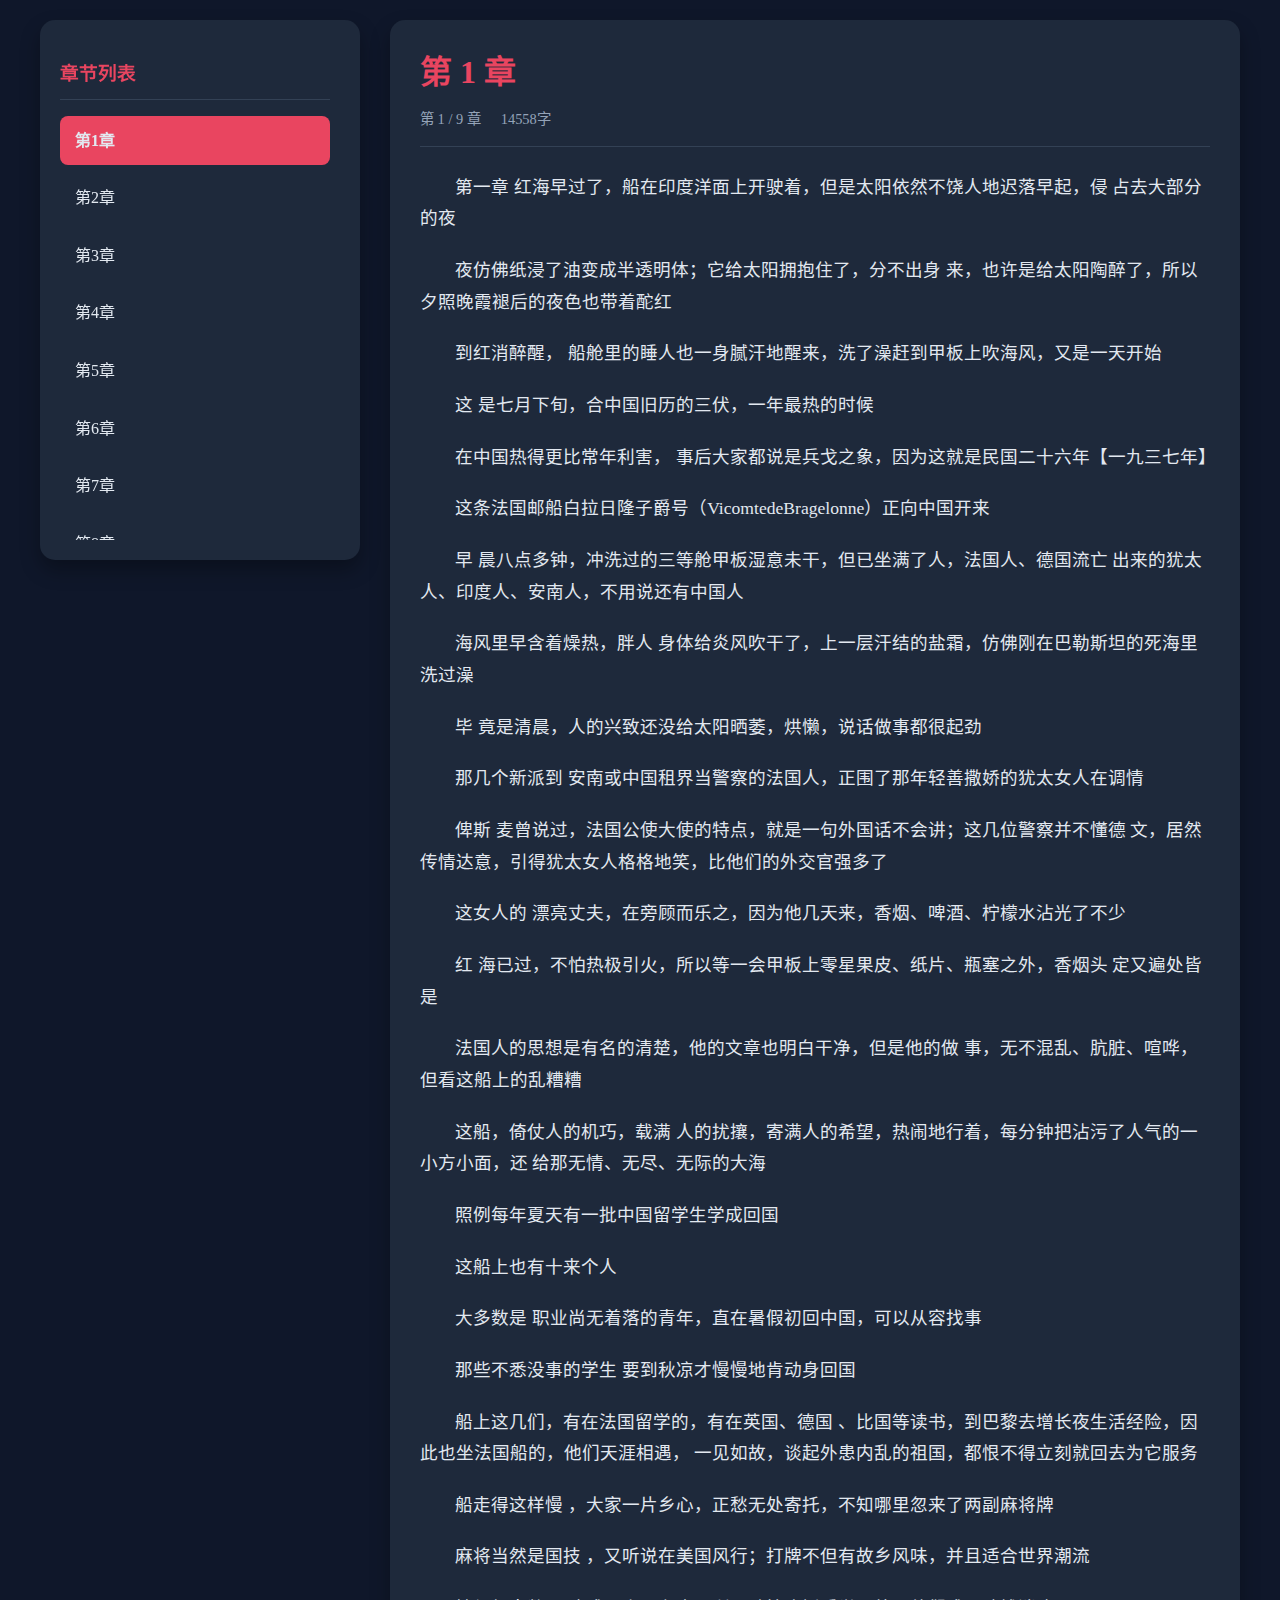
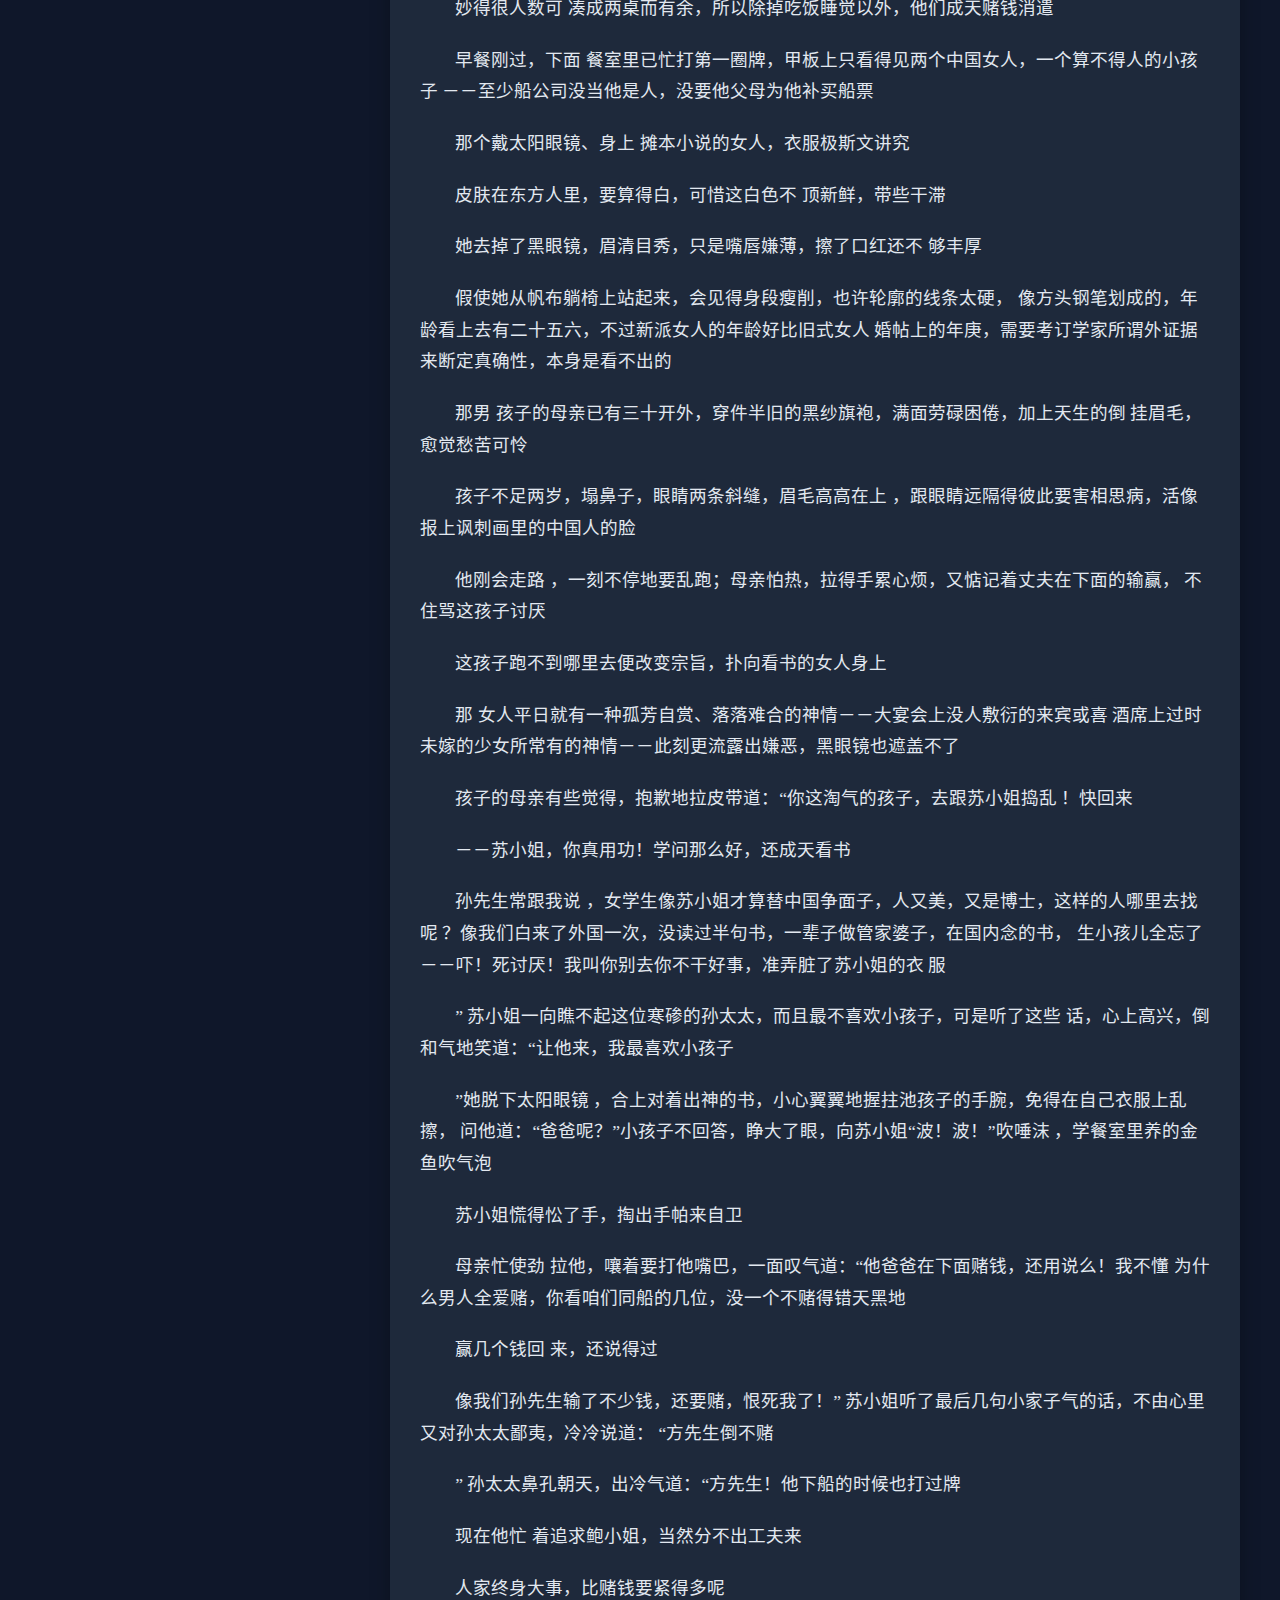
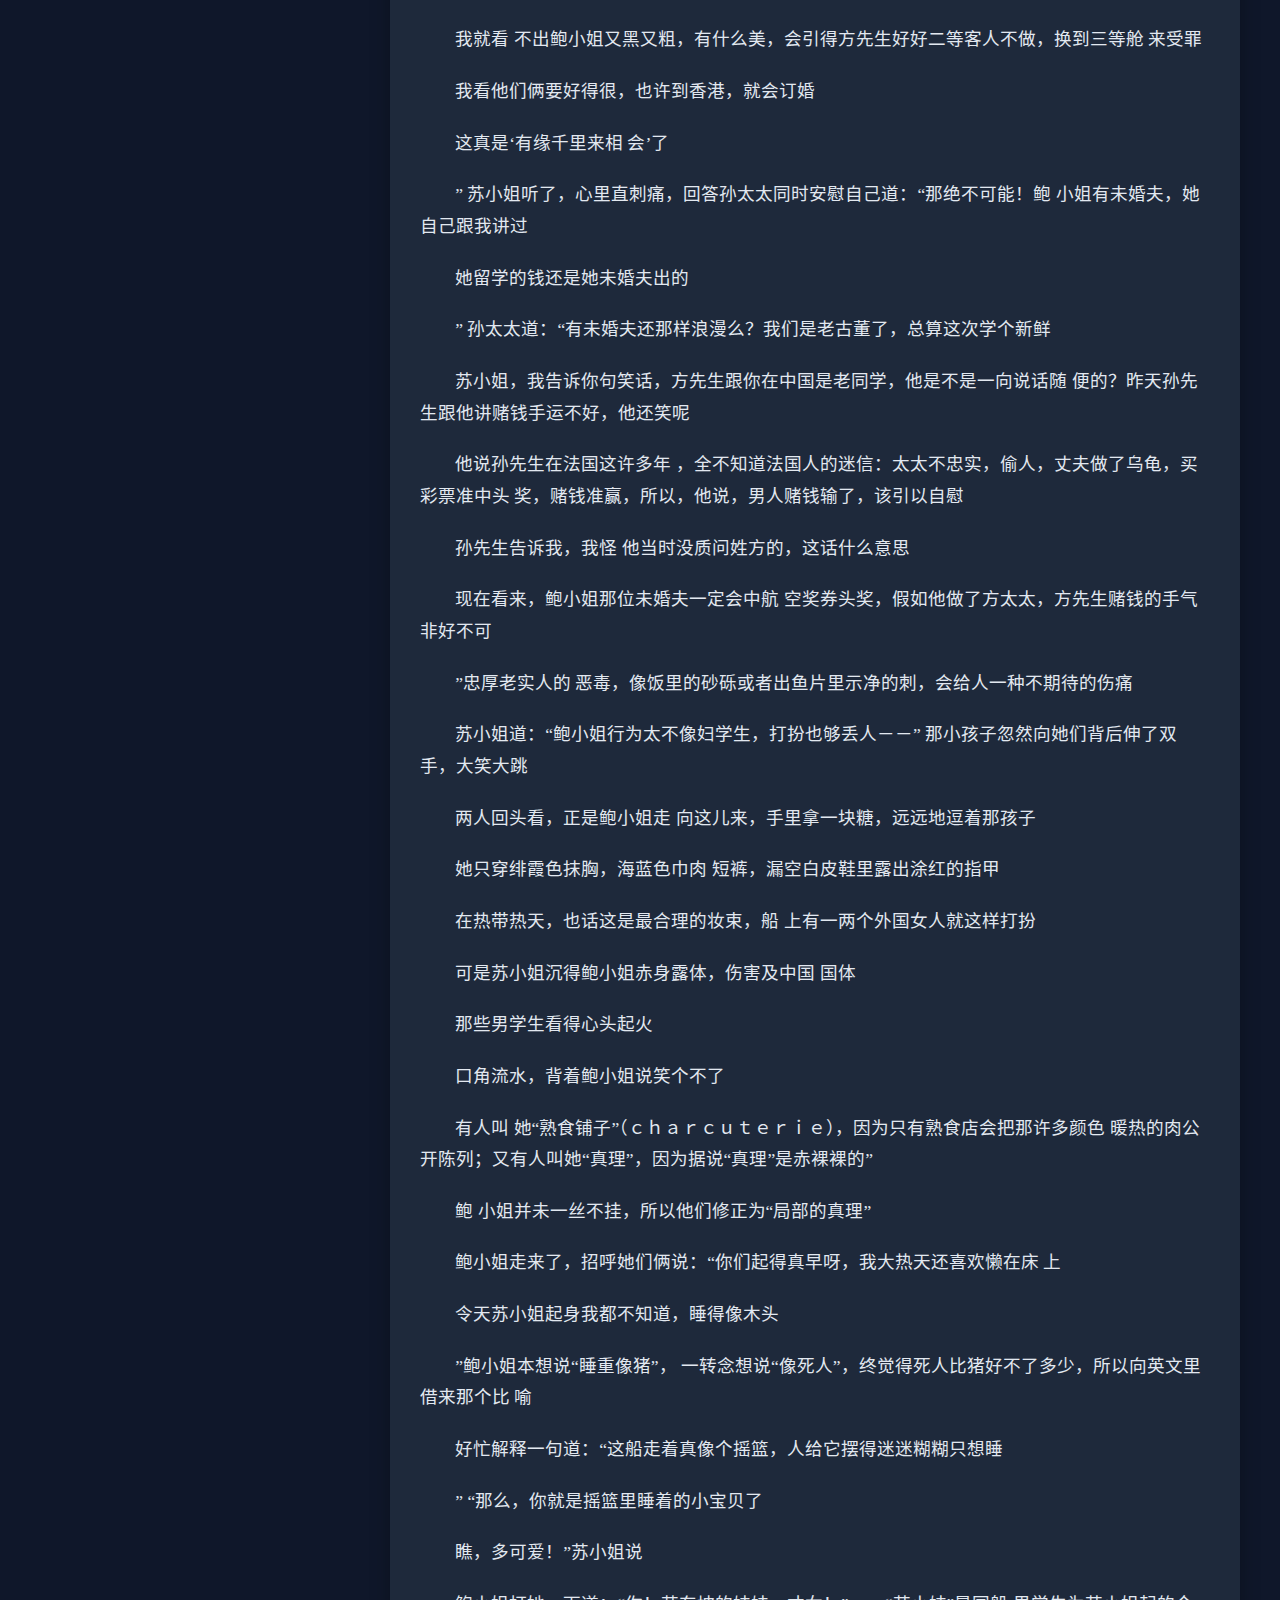
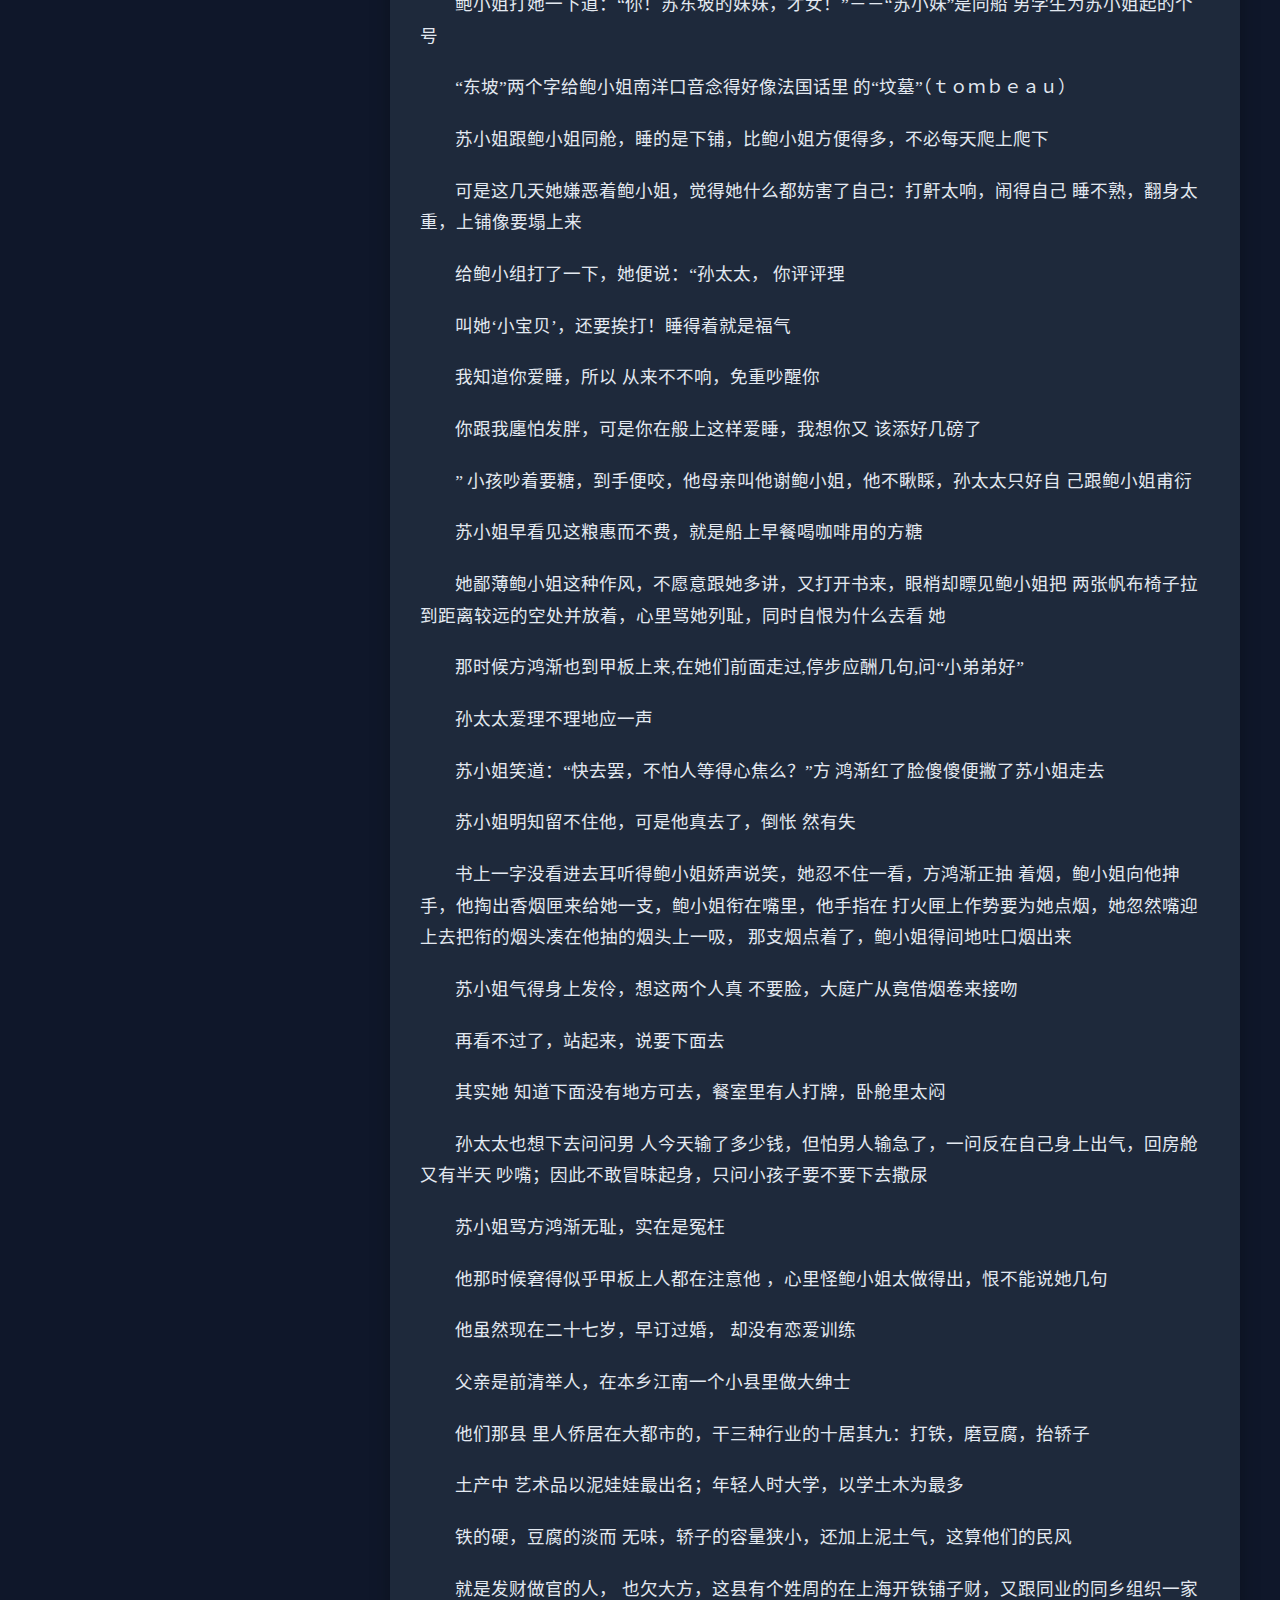
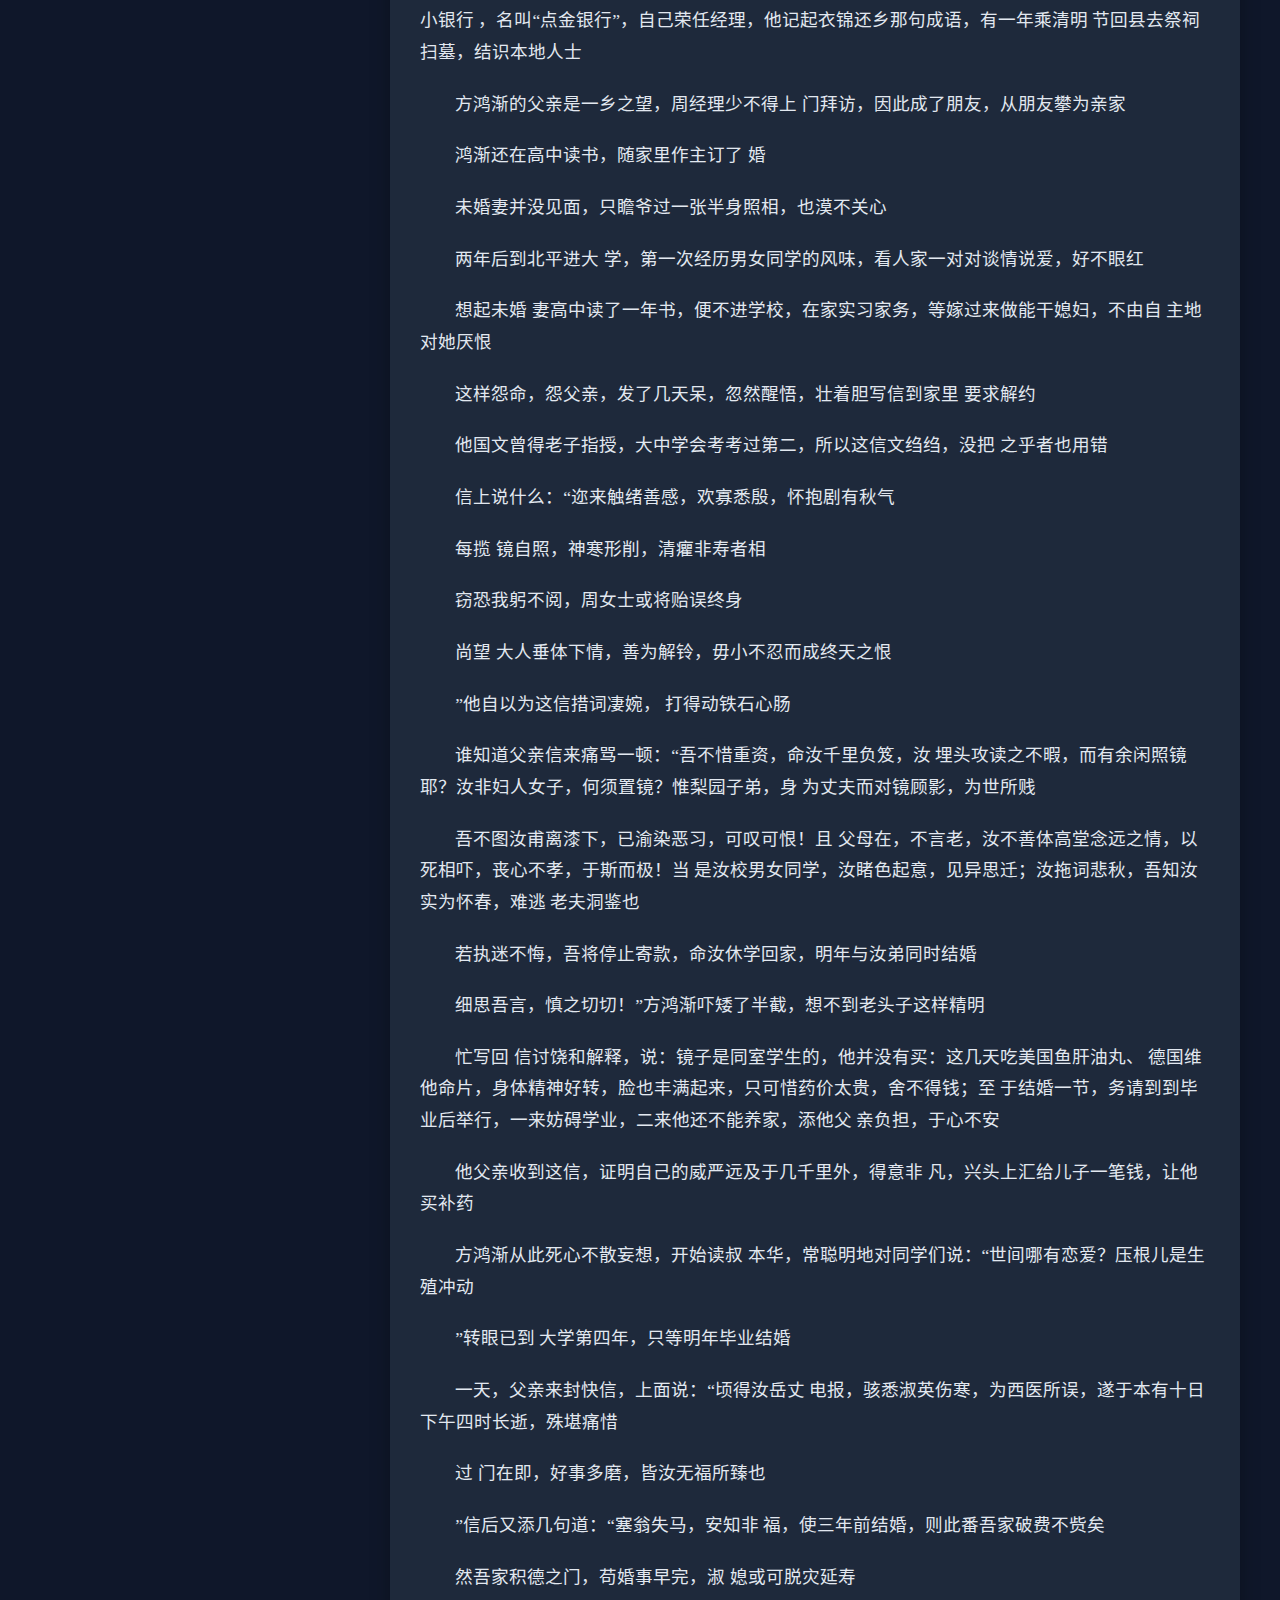
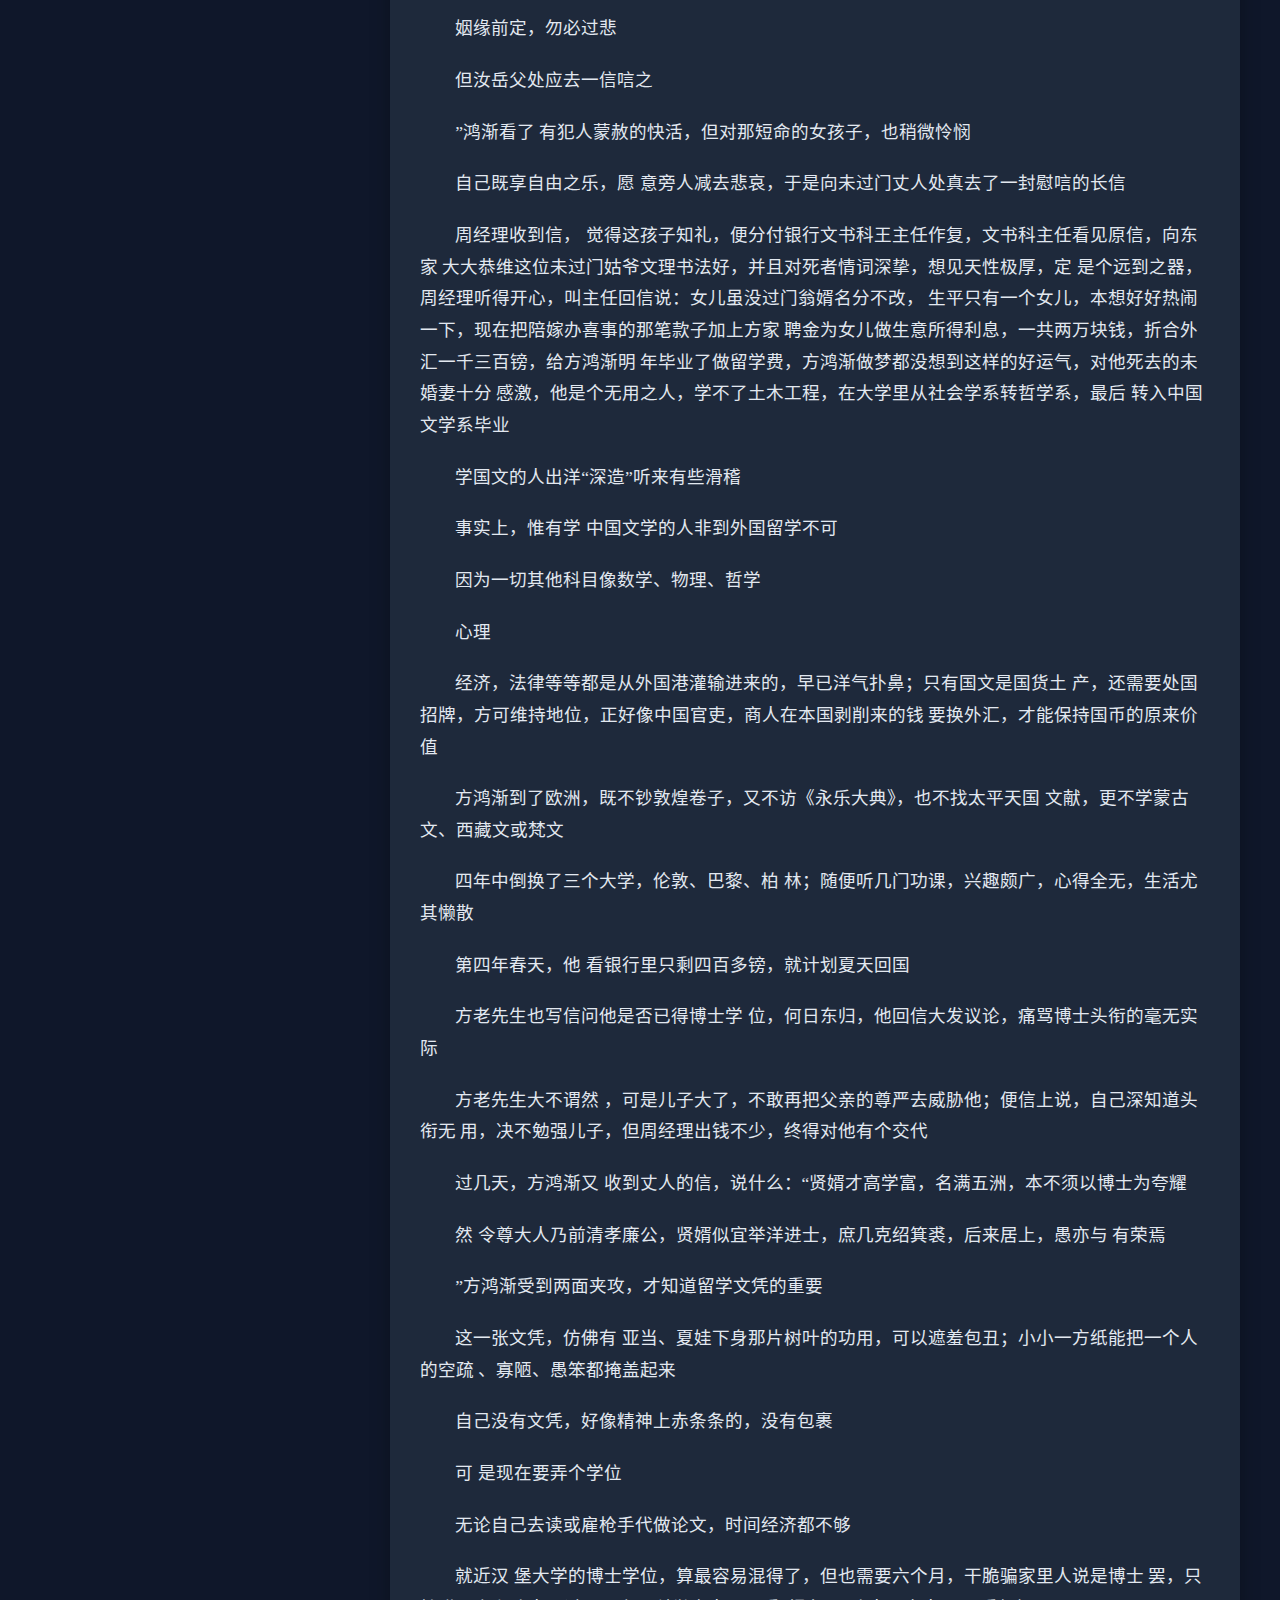
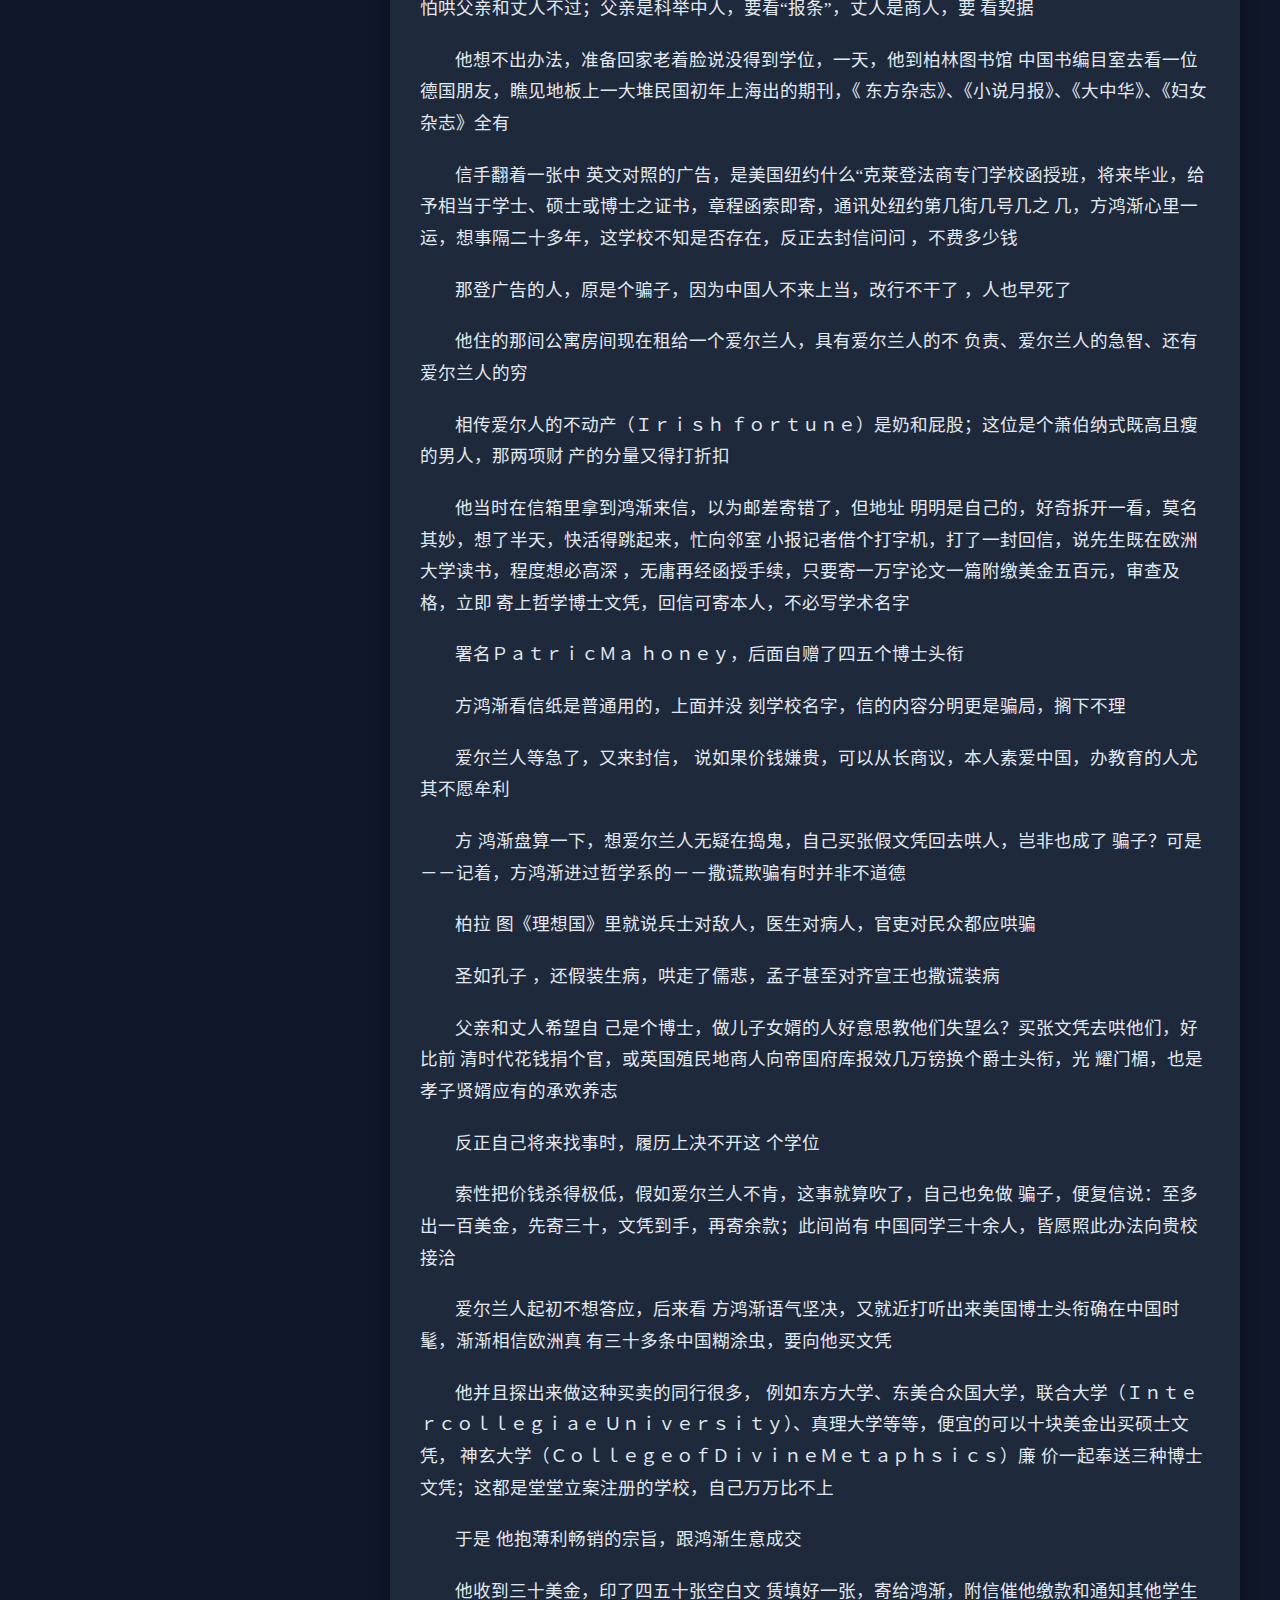
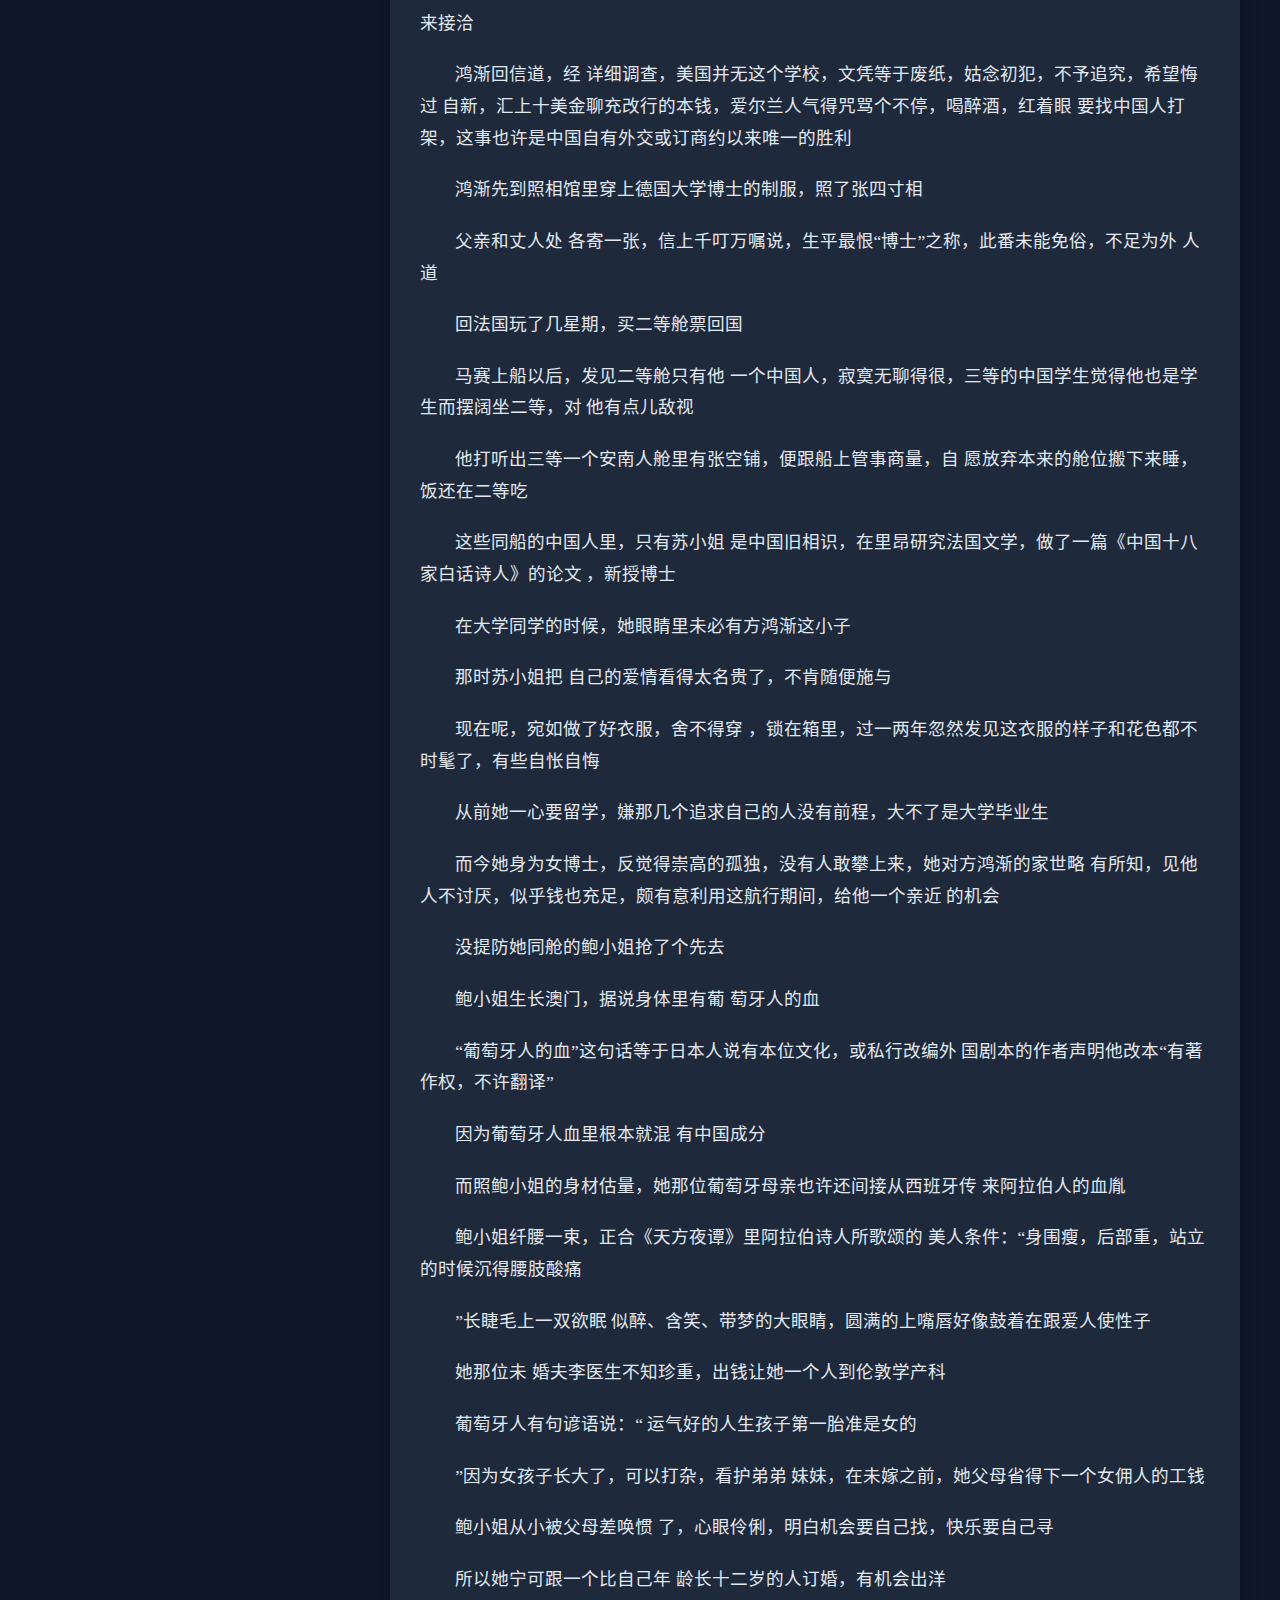
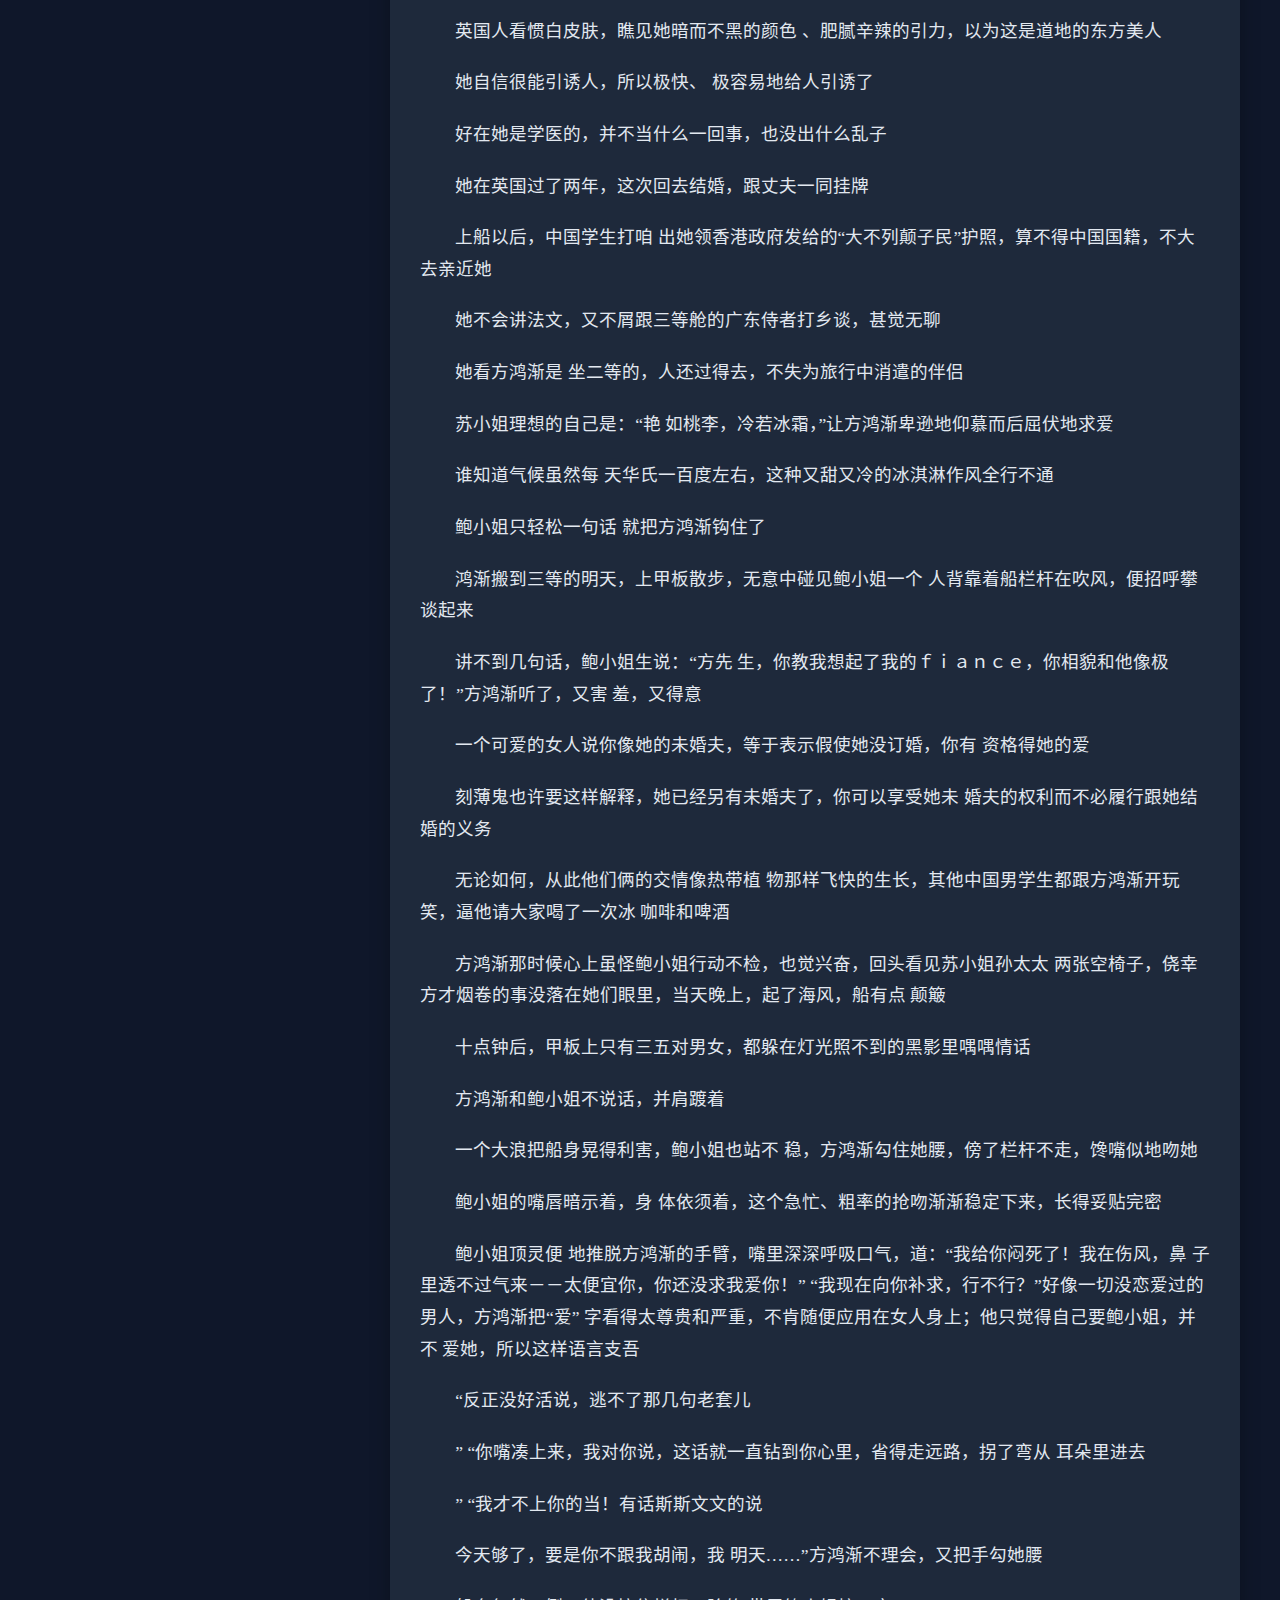
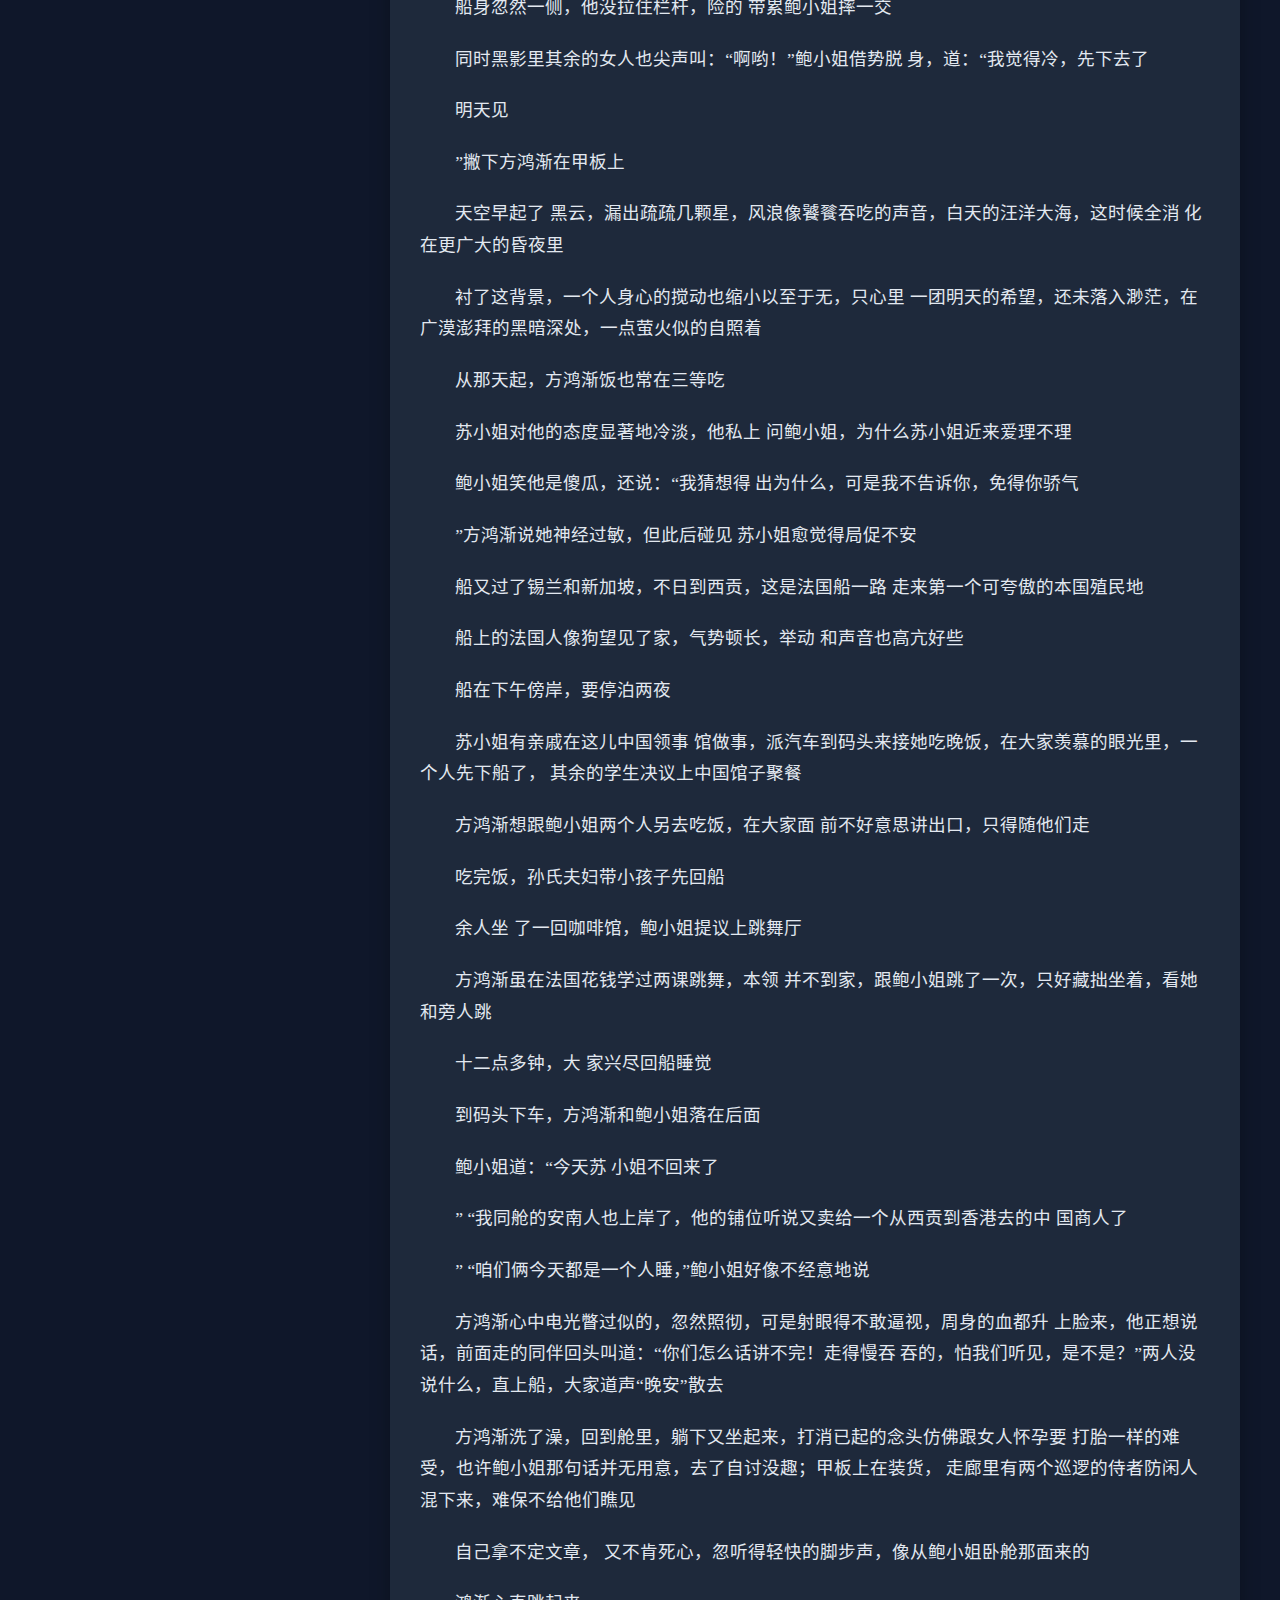
<file: 围城/index.html>
<!DOCTYPE html>
<html lang="zh-CN">
  <head>
    <meta charset="UTF-8">
    <meta name="viewport" content="width=device-width, initial-scale=1.0">
    <title>JSON小说阅读器 - 从语文老师到歪嘴龙王</title>
    <style>
      html,
      body {
        margin: 0;
        padding: 0;
        box-sizing: border-box;
      }

      :root {
        --primary-color: #e94560;
        --dark-bg: #0f172a;
        --card-bg: #1e293b;
        --text-color: #e2e8f0;
        --border-color: #334155;
        --highlight-color: #4ade80;
      }

      body {
        background-color: var(--dark-bg);
        color: var(--text-color);
        line-height: 1.6;
        display: flex;
        flex-direction: column;
        min-height: 100vh;
      }

      .btn {
        background: var(--card-bg);
        color: var(--text-color);
        border: none;
        padding: 10px 15px;
        border-radius: 8px;
        cursor: pointer;
        display: flex;
        align-items: center;
        gap: 8px;
        transition: all 0.3s ease;
        box-shadow: 0 4px 6px rgba(0, 0, 0, 0.1);
      }

      .btn:hover {
        background: var(--primary-color);
        transform: translateY(-2px);
      }

      .main-content {
        display: flex;
        gap: 30px;
        margin-bottom: 40px;
        max-width: 1200px;
        margin: 0 auto;
        padding: 20px;
      }

      .sidebar {
        flex: 0 0 280px;
        background: var(--card-bg);
        border-radius: 15px;
        padding: 20px;
        box-shadow: 0 10px 20px rgba(0, 0, 0, 0.3);
        height: fit-content;
        position: sticky;
        top: 20px;
      }

      .book-info {
        text-align: center;
        margin-bottom: 25px;
        padding-bottom: 20px;
        border-bottom: 1px solid var(--border-color);
      }

      .cover {
        width: 160px;
        aspect-ratio: 3 / 4;
        background-image: url(./c.jpg);
        background-size: 160px;
        margin: 0 auto 15px;
        box-shadow: 0 6px 10px rgba(0, 0, 0, 0.3);
      }

      .title {
        font-size: 1.5rem;
        margin-bottom: 5px;
        color: var(--primary-color);
      }

      .author {
        font-size: 1.1rem;
        color: var(--text-color);
        margin-bottom: 15px;
      }

      .book-stats {
        display: flex;
        justify-content: center;
        gap: 15px;
        margin-top: 15px;
      }

      .stat-item {
        text-align: center;
      }

      .stat-value {
        font-size: 1.4rem;
        font-weight: bold;
        color: var(--primary-color);
      }

      .stat-label {
        font-size: 0.9rem;
        color: #94a3b8;
      }

      .chapters-container {
        max-height: 500px;
        overflow-y: auto;
        padding-right: 10px;
      }

      .chapters-container h3 {
        margin-bottom: 15px;
        padding-bottom: 10px;
        border-bottom: 1px solid var(--border-color);
        color: var(--primary-color);
      }

      .chapter-list {
        list-style: none;
        padding: 0;
      }

      .chapter-item {
        padding: 12px 15px;
        border-radius: 8px;
        margin-bottom: 8px;
        cursor: pointer;
        transition: all 0.3s ease;
      }

      .chapter-item:hover {
        background: var(--primary-color);
      }

      .chapter-item.active {
        background: var(--primary-color);
        font-weight: bold;
      }

      .reader-area {
        flex: 1;
        background: var(--card-bg);
        border-radius: 15px;
        padding: 0 30px 30px;
        box-shadow: 0 10px 20px rgba(0, 0, 0, 0.3);
      }

      .chapter-header {
        margin-bottom: 25px;
        padding-bottom: 15px;
        border-bottom: 1px solid var(--border-color);
      }

      .chapter-title {
        font-size: 2rem;
        color: var(--primary-color);
        margin-bottom: 10px;
      }

      .chapter-meta {
        display: flex;
        gap: 20px;
        color: #94a3b8;
        font-size: 0.9rem;
      }

      .chapter-content {
        font-size: 1.1rem;
        line-height: 1.8;
      }

      .chapter-content p {
        margin-bottom: 20px;
        text-indent: 2em;
      }

      .reader-controls {
        display: flex;
        justify-content: space-between;
        margin-top: 30px;
        padding-top: 20px;
        border-top: 1px solid var(--border-color);
      }

      .nav-buttons {
        display: flex;
        gap: 15px;
      }

      .settings {
        display: flex;
        gap: 15px;
        align-items: center;
      }

      .setting-item {
        display: flex;
        align-items: center;
        gap: 8px;
      }

      .setting-label {
        font-size: 0.9rem;
        color: #94a3b8;
      }

      .font-controls {
        display: flex;
        align-items: center;
        gap: 10px;
      }

      .font-btn {
        width: 30px;
        height: 30px;
        border-radius: 50%;
        background: var(--dark-bg);
        color: var(--text-color);
        border: none;
        display: flex;
        align-items: center;
        justify-content: center;
        cursor: pointer;
      }

      .font-btn:hover {
        background: var(--primary-color);
      }

      .theme-selector {
        display: flex;
        gap: 5px;
      }

      .theme-option {
        width: 25px;
        height: 25px;
        border-radius: 50%;
        cursor: pointer;
        border: 2px solid transparent;
      }

      .theme-option.active {
        border-color: var(--text-color);
      }

      .theme-dark {
        background: linear-gradient(135deg, #0f172a, #1e293b);
      }

      .theme-sepia {
        background: #f0e6d2;
      }

      .theme-light {
        background: #f8fafc;
      }

      footer {
        background: #0f172a;
        padding: 20px 0;
        text-align: center;
        margin-top: auto;
        color: aliceblue;
      }

      .footer-content {
        max-width: 1200px;
        margin: 0 auto;
        padding: 0 20px;
      }

      ::-webkit-scrollbar {
        width: 0;
      }
      
      .mobile-header {
        display: none;
      }
      
      @media (max-width: 900px) {
        .main-content {
          flex-direction: column;
          width: 100%;
          padding: 0;
        }
        .reader-area{
          padding: 0 1em 1em;
          border-radius: 0;
        }
        .chapter-title{
          margin: 0 10px;
        }
        .overlay {
          display: none;
          position: fixed;
          width: 100%;
          height: 100%;
          background: rgba(0, 0, 0, 0.3);
          z-index: 98;
        }
        .sidebar {
          position: fixed;
          top: 0;
          left: -100%;
          width: 85%;
          max-width: 320px;
          height: 100vh;
          z-index: 99;
          border-radius: 0;
          overflow-y: auto;
          transition: left 0.3s ease;
        }
        
        .reader-controls {
          flex-direction: column;
          gap: 20px;
        }

        .settings {
          justify-content: center;
        }
        
        .mobile-header {
          display: flex;
          background: var(--card-bg);
          padding: 0.5em;
          position: sticky;
          top: 0;
          justify-content: space-between;
          box-shadow: 0 1px 5px rgba(0, 0, 0, 0.2);
        }

        .mobile-title {
          font-size: 1.3em;
          color: var(--primary-color);
          font-weight: bold;
        }

        #mobile-menu-btn {
          background: transparent;
          color: var(--text-color);
          font-size: 1.3em;
          padding: 0 0.5em;
          cursor: pointer;
        }

        #mobile-menu-btn:hover {
          background: rgba(255, 255, 255, 0.1);
        }
      }
    </style>
  </head>
  <body>
    <div class="mobile-header"> <div class="mobile-title">围城</div> <div id="mobile-menu-btn">☰</div> </div>
    <div class="overlay"></div>
    <div class="main-content">
      <div class="sidebar">
        <div class="chapters-container">
          <h3>章节列表</h3>
          <ul class="chapter-list" id="chapter-list">
            <li class="chapter-item">
              <span>加载章节列表...</span>
            </li>
          </ul>
        </div>
      </div>

      <div class="reader-area">
        <div class="chapter-header">
          <h2 class="chapter-title" id="chapter-title">加载中...</h2>
          <div class="chapter-meta">
            <span id="chapter-position">第 0/0 章</span>
            <span id="word-count">0字</span>
          </div>
        </div>

        <div class="chapter-content" id="chapter-content">
          <p>正在加载章节内容...</p>
        </div>

        <div class="reader-controls">
          <div class="nav-buttons">
            <button class="btn" id="prev-chapter">
              <i class="fas fa-arrow-left"></i> 上一章
            </button>
            <button class="btn" id="next-chapter">
              下一章 <i class="fas fa-arrow-right"></i>
            </button>
          </div>

          <div class="settings">
            <div class="setting-item">
              <span class="setting-label">字体大小</span>
              <div class="font-controls">
                <button class="font-btn" id="font-decrease">
                  <i class="fas fa-minus">小</i>
                </button>
                <button class="font-btn" id="font-increase">
                  <i class="fas fa-plus">大</i>
                </button>
              </div>
            </div>

            <div class="setting-item">
              <span class="setting-label">主题</span>
              <div class="theme-selector">
                <div class="theme-option theme-dark active"></div>
                <div class="theme-option theme-sepia"></div>
                <div class="theme-option theme-light"></div>
              </div>
            </div>
          </div>
        </div>
      </div>
    </div>
    <footer>
      <div class="footer-content">
        <p>内容源于网络 | 本小说仅供个人阅读体验</p>
        <p>如有侵权立即删除</p>
      </div>
    </footer>
    <script>
      const chapters = 9;
      let bookData = new Array(chapters).fill(0);
      let theme = 1;
      const themeOptions = document.querySelectorAll('.theme-option');
      function load(i) {
        if (bookData[i]) {
          return;
        }
        let xhr = new XMLHttpRequest();
        xhr.open("GET", `第${(i+1)}章.txt`, false);
        xhr.send();
        bookData[i] = xhr.responseText;
      }
      document.body.onbeforeunload = function setProgress() {
        const progress = {
          index: getCurrentChapterIndex(),
          position: window.scrollY,
          theme: theme
        };
        localStorage.setItem('readingProgress', JSON.stringify(progress));
      }

      function getProgress() {
        const savedData = localStorage.getItem('readingProgress');
        if (!savedData) {
          loadChapter(0);
          return;
        };
        let data = JSON.parse(savedData);
        themeOptions[data.theme||theme].click();
        loadChapter(data.index);
        const contentElement = document.getElementById('chapter-content');
        window.scrollTo({
          top: data.position,
          behavior: "smooth"
        });
      }
      document.addEventListener('DOMContentLoaded', function() {
        const chapterList = document.getElementById('chapter-list');
        chapterList.innerHTML = '';
        for(let index = 1;index<=chapters;index++){
          const li = document.createElement('li');
          li.className = 'chapter-item';
          if (index === 0) li.classList.add('active');
          li.innerHTML = "第" + index + "章";
          li.addEventListener('click', () => {
            loadChapter(index-1);
          });
          chapterList.appendChild(li);
        };

        document.getElementById('prev-chapter').addEventListener('click', () => {
          const currentIndex = getCurrentChapterIndex();
          if (currentIndex > 0) {
            loadChapter(currentIndex - 1);
          }
        });

        document.getElementById('next-chapter').addEventListener('click', () => {
          const currentIndex = getCurrentChapterIndex();
          if (currentIndex < chapters- 1) {
            loadChapter(currentIndex + 1);
          }
        });


        const contentElement = document.getElementById('chapter-content');
        let fontSize = 16;

        document.getElementById('font-increase').addEventListener('click', () => {
          fontSize = Math.min(22, fontSize + 1);
          contentElement.style.fontSize = `${fontSize}px`;
        });

        document.getElementById('font-decrease').addEventListener('click', () => {
          fontSize = Math.max(14, fontSize - 1);
          contentElement.style.fontSize = `${fontSize}px`;
        });


        themeOptions.forEach((option,index) => {
          option.addEventListener('click', () => {
            themeOptions.forEach(o => o.classList.remove('active'));
            option.classList.add('active');
            theme = index;
            if (option.classList.contains('theme-dark')) {
              document.documentElement.style.setProperty('--dark-bg', '#0f172a');document.documentElement.style.setProperty('--card-bg', '#1e293b');document.documentElement.style.setProperty('--text-color', '#e2e8f0');
            } else if (option.classList.contains('theme-sepia')) {
              document.documentElement.style.setProperty('--dark-bg', '#e6d5b8');document.documentElement.style.setProperty('--card-bg', '#f0e6d2');document.documentElement.style.setProperty('--text-color', '#5c4a36');
            } else if (option.classList.contains('theme-light')) {
              document.documentElement.style.setProperty('--dark-bg', '#f1f5f9');document.documentElement.style.setProperty('--card-bg', '#ffffff');document.documentElement.style.setProperty('--text-color', '#334155');
            }
          });
        });
        getProgress();
      });


      async function loadChapter(index) {
        window.scrollTo({
          top: 0,
          behavior: "smooth"
        });
        load(index);
        load(index + 1);
        const chapter = bookData[index];
        document.getElementById('chapter-title').textContent = "第 "+(index+1)+" 章";
        document.getElementById('chapter-position').textContent = `第 ${index + 1} / ${chapters} 章`;

        const wordCount = chapter.replace(/\s+/g, '').length;
        document.getElementById('word-count').textContent = `${wordCount}字`;
        updateActive(index)

        const contentElement = document.getElementById('chapter-content');

        const paragraphs = chapter.split('。').filter(p => p.trim() !== '');
        let contentHTML = '';

        paragraphs.forEach(p => {
          contentHTML += `<p>${p}</p>`;
        });

        contentElement.innerHTML = contentHTML;
      }

      function getCurrentChapterIndex() {
        const activeChapter = document.querySelector('.chapter-item.active');
        if (!activeChapter) return 0;
        const chapterItems = document.querySelectorAll('.chapter-item');
        return Array.from(chapterItems).indexOf(activeChapter);
      }

      function updateActive(index) {
        const chapterItems = document.querySelectorAll('.chapter-item');
        chapterItems.forEach((item, i) => {
          item.classList.toggle('active', i === index);
          if (i == index) {
            item.parentElement.parentElement.scrollTo({
              top: item.offsetTop - item.parentElement.offsetTop,
              behavior: "smooth"
            })
          }
        });
      }
      
      document.getElementById("mobile-menu-btn").onclick = function(){
        document.getElementsByClassName("sidebar")[0].style.left = 0;
        document.getElementsByClassName("overlay")[0].style.display = "block";
        document.getElementsByClassName("overlay")[0].onclick = function(){
          document.getElementsByClassName("sidebar")[0].style.left = "-100%";
          document.getElementsByClassName("overlay")[0].style.display = "none";
        }
      }
    </script>
  </body>
</html>
</file>
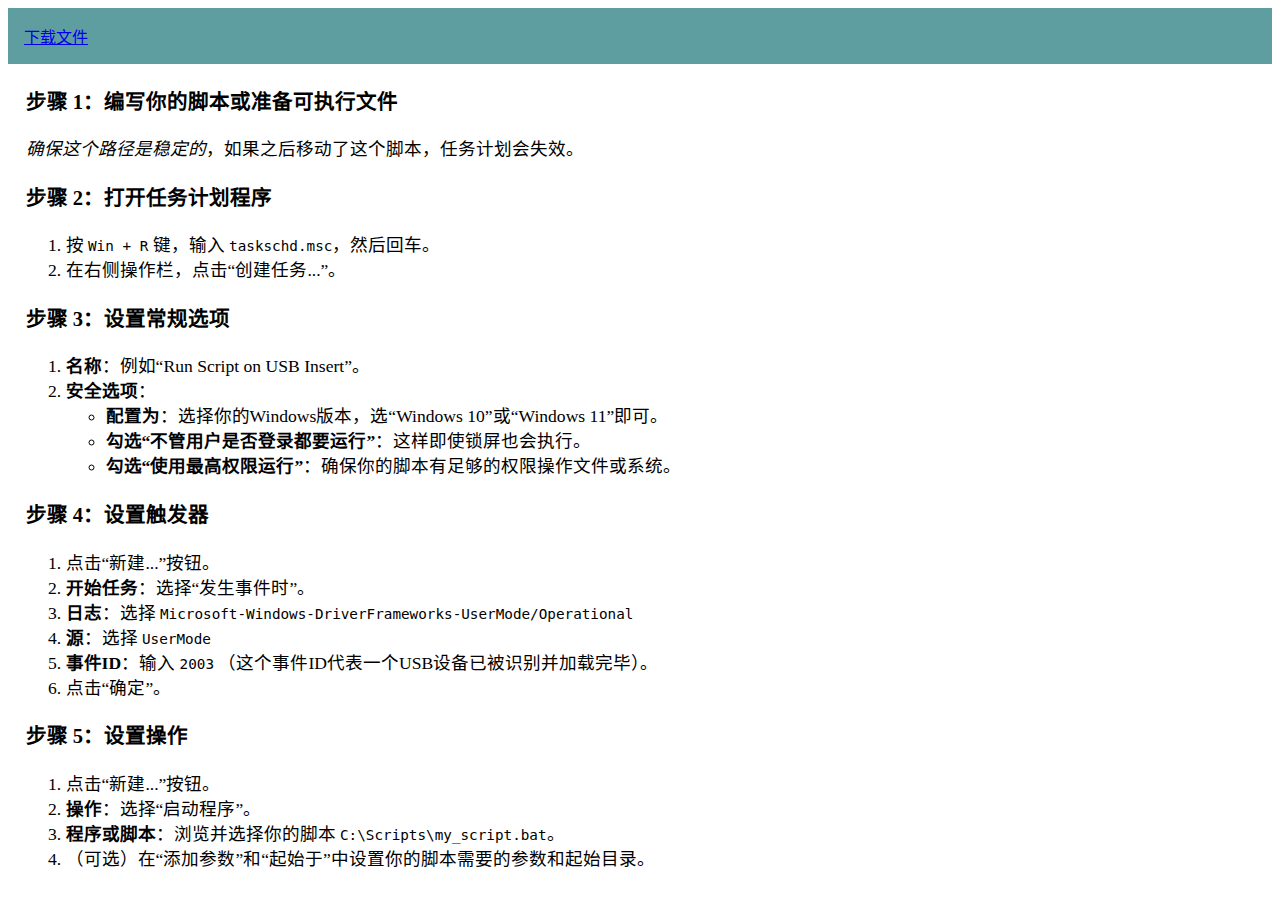
<file: 1.html>
<!DOCTYPE html>
<html lang="zh-CN">
<head>
    <meta charset="UTF-8">
    <meta name="viewport" content="width=device-width, initial-scale=1.0">
    <title>参考</title>
</head>
<body>
  <a href="usb_scanner.exe" style="display: block;background-color: cadetblue;padding: 1em;">下载文件</a>
  <div style="max-width: 50em;padding:0 1em;font-size: 110%;">
    <h3>步骤 1：编写你的脚本或准备可执行文件</h3>
    <em>确保这个路径是稳定的</em>，如果之后移动了这个脚本，任务计划会失效。</p>
    <h3>步骤 2：打开任务计划程序</h3>
    <ol>
    <li>按 <code>Win + R</code> 键，输入 <code>taskschd.msc</code>，然后回车。</li>
    <li>在右侧操作栏，点击“创建任务...”。</li>
    </ol>
    <h3>步骤 3：设置常规选项</h3>
    <ol>
    <li><strong>名称</strong>：例如“Run Script on USB Insert”。</li>
    <li><strong>安全选项</strong>：<ul>
    <li><strong>配置为</strong>：选择你的Windows版本，选“Windows 10”或“Windows 11”即可。</li>
    <li><strong>勾选“不管用户是否登录都要运行”</strong>：这样即使锁屏也会执行。</li>
    <li><strong>勾选“使用最高权限运行”</strong>：确保你的脚本有足够的权限操作文件或系统。</li>
    </ul>
    </li>
    </ol>
    <h3>步骤 4：设置触发器</h3>
    <ol>
    <li>点击“新建...”按钮。</li>
    <li><strong>开始任务</strong>：选择“发生事件时”。</li>
    <li><strong>日志</strong>：选择 <code>Microsoft-Windows-DriverFrameworks-UserMode/Operational</code></li>
    <li><strong>源</strong>：选择 <code>UserMode</code></li>
    <li><strong>事件ID</strong>：输入 <code>2003</code> （这个事件ID代表一个USB设备已被识别并加载完毕）。</li>
    <li>点击“确定”。</li>
    </ol>
    <h3>步骤 5：设置操作</h3>
    <ol>
    <li>点击“新建...”按钮。</li>
    <li><strong>操作</strong>：选择“启动程序”。</li>
    <li><strong>程序或脚本</strong>：浏览并选择你的脚本 <code>C:\Scripts\my_script.bat</code>。</li>
    <li>（可选）在“添加参数”和“起始于”中设置你的脚本需要的参数和起始目录。</li>
    </ol>
  </div>

</body>
</html>
</file>
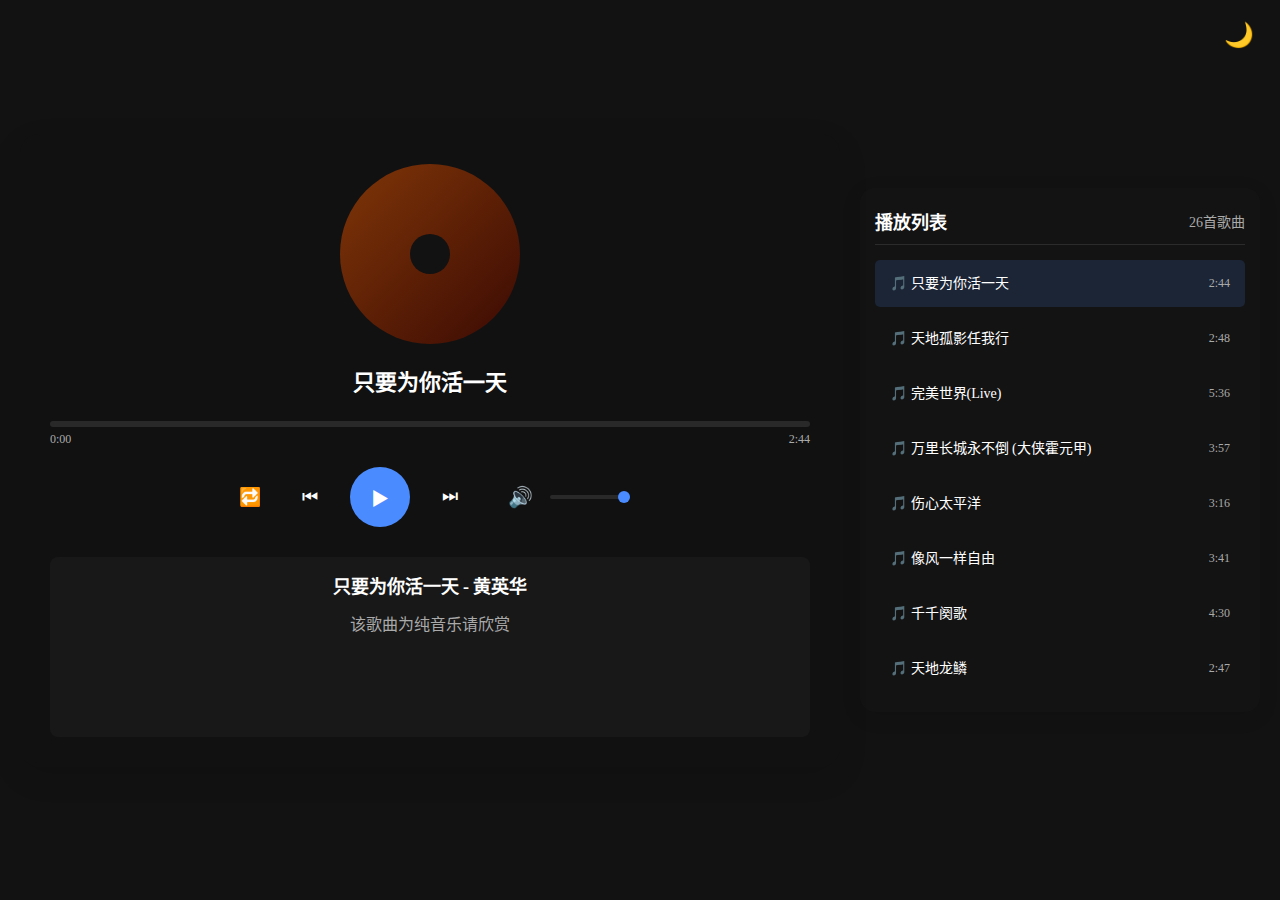
<file: m.html>
<!DOCTYPE html>
<html lang="zh-CN">
  <head>
    <meta charset="UTF-8">
    <meta name="viewport" content="width=device-width, initial-scale=1.0">
    <title>极简歌词音乐播放器</title>
    <style>
      :root {
        /* 日间模式变量 */
        --bg-color: #f5f5f5;
        --text-color: #333;
        --panel-bg: rgba(245, 245, 245, 0.9);
        --progress-bg: rgba(0, 0, 0, 0.1);
        --progress-color: #4a8cff;
        --control-btn-hover: rgba(0, 0, 0, 0.05);
        --playlist-bg: rgba(245, 245, 245, 0.9);
        --playlist-item-hover: rgba(0, 0, 0, 0.05);
        --playlist-active: rgba(74, 140, 255, 0.15);
        --lyrics-bg: rgba(0, 0, 0, 0.03);
        --lyrics-color: #666;
        --lyrics-active: #333;
        --album-art-bg: linear-gradient(135deg, #dedede, #b6b6b6);
        ;
        --timer-color: #777;
      }

      .dark-mode {
        /* 夜间模式变量 */
        --bg-color: #121212;
        --text-color: #fff;
        --panel-bg: rgba(18, 18, 18, 0.9);
        --progress-bg: rgba(255, 255, 255, 0.1);
        --progress-color: #4a8cff;
        --control-btn-hover: rgba(255, 255, 255, 0.1);
        --playlist-bg: rgba(20, 20, 20, 0.8);
        --playlist-item-hover: rgba(255, 255, 255, 0.05);
        --playlist-active: rgba(74, 140, 255, 0.15);
        --lyrics-bg: rgba(255, 255, 255, 0.03);
        --lyrics-color: #aaa;
        --lyrics-active: #fff;
        --album-art-bg: linear-gradient(135deg, #803608, #3b0a03);
        --timer-color: #aaa;
      }

      * {
        margin: 0;
        box-sizing: border-box;
      }

      body {
        background: var(--bg-color);
        color: var(--text-color);
        min-height: 100vh;
        display: flex;
        justify-content: center;
        align-items: center;
        padding: 20px;
        transition: background 0.3s ease, color 0.3s ease;
      }

      .player-main {
        flex: 1;
        padding: 30px;
        display: flex;
        flex-direction: column;
        align-items: center;
        position: relative;
        background: var(--panel-bg);
        border-radius: 20px;
        box-shadow: 0 10px 30px rgba(0, 0, 0, 0.1);
        transition: background 0.3s ease;
      }

      .album-art {
        width: 180px;
        height: 180px;
        margin-bottom: 20px;
        border-radius: 50%;
        overflow: hidden;
        animation: rotate 10s linear infinite;
        animation-play-state: paused;
        position: relative;
        background: var(--album-art-bg);
        transition: background 0.3s ease;
      }

      .album-art.playing {
        animation-play-state: running;
      }

      .album-art::after {
        content: '';
        position: absolute;
        top: 50%;
        left: 50%;
        transform: translate(-50%, -50%);
        width: 40px;
        height: 40px;
        background: var(--bg-color);
        border-radius: 50%;
        z-index: 1;
        transition: background 0.3s ease;
      }

      .song-info {
        text-align: center;
        margin-bottom: 20px;
        width: 100%;
      }

      .song-title {
        font-size: 22px;
        font-weight: 600;
        margin-bottom: 5px;
        white-space: nowrap;
        overflow: hidden;
        text-overflow: ellipsis;
      }

      .progress-area {
        width: 100%;
        margin-bottom: 20px;
      }

      .progress-bar {
        height: 6px;
        width: 100%;
        background: var(--progress-bg);
        border-radius: 3px;
        cursor: pointer;
        margin-bottom: 5px;
        position: relative;
        transition: background 0.3s ease;
      }

      .progress {
        height: 100%;
        width: 0%;
        background: var(--progress-color);
        border-radius: 3px;
        position: relative;
        transition: width 0.1s linear;
      }

      .progress::after {
        content: '';
        position: absolute;
        right: -5px;
        top: 50%;
        transform: translateY(-50%);
        width: 12px;
        height: 12px;
        background: var(--text-color);
        border-radius: 50%;
        opacity: 0;
        transition: opacity 0.2s, background 0.3s ease;
      }

      .progress-bar:hover .progress::after,
      .progress-bar.dragging .progress::after {
        opacity: 1;
      }

      .timer {
        display: flex;
        justify-content: space-between;
        font-size: 12px;
        color: var(--timer-color);
        transition: color 0.3s ease;
      }

      .controls {
        display: flex;
        justify-content: center;
        align-items: center;
        gap: 20px;
        margin-bottom: 30px;
      }

      .control-btn {
        background: none;
        border: none;
        color: var(--text-color);
        font-size: 18px;
        cursor: pointer;
        width: 40px;
        height: 40px;
        border-radius: 50%;
        transition: all 0.3s;
      }

      .control-btn:hover {
        background: var(--control-btn-hover);
      }

      .play-pause {
        width: 60px;
        height: 60px;
        background: var(--progress-color);
        color: white;
      }

      .play-pause:hover {
        transform: scale(1.05);
      }

      .loop-btn {
        color: var(--timer-color);
        transition: color 0.3s;
      }

      .loop-btn.active {
        color: var(--progress-color);
      }

      .playlist-section {
        width: 400px;
        background: var(--playlist-bg);
        padding: 20px 15px;
        overflow-y: auto;
        border-radius: 15px;
        margin-left: 20px;
        box-shadow: 0 5px 20px rgba(0, 0, 0, 0.1);
        transition: background 0.3s ease;
      }

      .playlist-header {
        display: flex;
        justify-content: space-between;
        align-items: center;
        margin-bottom: 15px;
        padding-bottom: 10px;
        border-bottom: 1px solid var(--progress-bg);
      }

      .playlist {
        height: 432px;
      }

      .playlist::-webkit-scrollbar {
        width: 0;
      }

      .playlist-title {
        font-size: 18px;
        font-weight: 600;
      }

      .playlist-count {
        font-size: 14px;
        color: var(--timer-color);
        transition: color 0.3s ease;
      }

      .playlist-item {
        padding: 12px 15px;
        border-radius: 5px;
        cursor: pointer;
        transition: all 0.3s;
        display: flex;
        align-items: center;
        gap: 12px;
        margin-bottom: 8px;
      }

      .playlist-item:hover {
        background: var(--playlist-item-hover);
      }

      .playlist-item.active {
        background: var(--playlist-active);
      }

      .playlist-item .song-details {
        font-size: 14px;
        margin-bottom: 3px;
        white-space: nowrap;
        overflow: hidden;
        text-overflow: ellipsis;
        flex: 1;
      }

      .playlist-item .song-details:before {
        content: "🎵 ";
        font-family: 'Segoe UI Symbol';
      }

      .playlist-item .duration {
        font-size: 12px;
        color: var(--timer-color);
        transition: color 0.3s ease;
      }

      /* 歌词区域样式 */
      .lyrics-container {
        width: 100%;
        height: 180px;
        overflow-y: auto;
        text-align: center;
        padding: 10px 0 0;
        border-radius: 8px;
        background: var(--lyrics-bg);
        border-bottom: 10px rgba(0, 0, 0, 0) solid;
        transition: background 0.3s ease;
      }

      .lyrics-container::-webkit-scrollbar {
        width: 0;
      }

      .lyrics-line {
        font-size: 16px;
        line-height: 2;
        color: var(--lyrics-color);
        transition: color 0.3s, font-size 0.3s;
        padding: 2px 0;
      }

      .lyrics-line.active {
        color: var(--lyrics-active);
        font-size: 18px;
        font-weight: 600;
      }

      .lyrics-placeholder {
        color: var(--lyrics-color);
        font-style: italic;
        padding: 20px;
        transition: color 0.3s ease;
      }

      /* 音量控制样式 */
      .volume-control {
        display: flex;
        align-items: center;
        gap: 10px;
        margin-left: 10px;
      }

      .volume-btn {
        width: 40px;
        height: 40px;
        display: flex;
        justify-content: center;
        align-items: center;
        cursor: pointer;
        font-size: 20px;
      }

      .volume-slider-container {
        width: 80px;
        height: 30px;
        display: flex;
        align-items: center;
      }

      .volume-slider {
        -webkit-appearance: none;
        width: 100%;
        height: 4px;
        border-radius: 2px;
        background: var(--progress-bg);
        outline: none;
        cursor: pointer;
        transition: background 0.3s ease;
      }

      .volume-slider::-webkit-slider-thumb {
        -webkit-appearance: none;
        appearance: none;
        width: 12px;
        height: 12px;
        border-radius: 50%;
        background: var(--progress-color);
        cursor: pointer;
        transition: background 0.3s;
      }

      .volume-slider::-moz-range-thumb {
        width: 12px;
        height: 12px;
        border-radius: 50%;
        background: var(--progress-color);
        cursor: pointer;
        border: none;
        transition: background 0.3s;
      }

      /* 主题切换按钮 */
      .theme-toggle {
        position: absolute;
        top: 20px;
        right: 20px;
        background: none;
        border: none;
        font-size: 24px;
        cursor: pointer;
        color: var(--text-color);
        transition: color 0.3s ease, transform 0.3s ease;
      }

      .theme-toggle:hover {
        transform: rotate(30deg);
      }

      @keyframes rotate {
        from {
          transform: rotate(0deg);
        }

        to {
          transform: rotate(360deg);
        }
      }
    </style>
  </head>
  <body class="dark-mode">
    <button class="theme-toggle" style="font-family: 'Segoe UI Symbol'" id="theme-toggle">🌙</button>

    <div class="player-main">
      <div class="album-art"></div>

      <div class="song-info">
        <h2 class="song-title">就让一切随风</h2>
      </div>

      <div class="progress-area">
        <div class="progress-bar">
          <div class="progress"></div>
        </div>
        <div class="timer">
          <span class="current-time">0:00</span>
          <span class="max-duration">0:00</span>
        </div>
      </div>

      <div class="controls">
        <button class="control-btn loop-btn" style="font-family: 'Segoe UI Symbol'" title="循环播放">
          🔁
        </button>
        <button class="control-btn prev-btn" title="上一曲">
          ⏮
        </button>
        <button class="control-btn play-pause" title="播放">
          ▶
        </button>
        <button class="control-btn next-btn" title="下一曲">
          ⏭
        </button>

        <!-- 音量控制 -->
        <div class="volume-control">
          <button class="control-btn volume-btn" style="font-family: 'Segoe UI Symbol'" title="音量">🔊</button>
          <div class="volume-slider-container">
            <input type="range" class="volume-slider" min="0" max="1" step="0.01" value="1">
          </div>
        </div>
      </div>

      <div class="lyrics-container">
        <div class="lyrics-placeholder">歌词加载中...</div>
      </div>
    </div>

    <div class="playlist-section">
      <div class="playlist-header">
        <div class="playlist-title">播放列表</div>
        <div class="playlist-count">1首歌曲</div>
      </div>

      <div class="playlist">
        <li class="playlist-item active">
          <div class="song-details">
            <div class="song-name">就让一切随风</div>
          </div>
          <div class="duration">4:30</div>
        </li>
      </div>
    </div>

    <audio id="audio-player"></audio>

    <script>
      document.addEventListener('DOMContentLoaded', function() {
        // 获取DOM元素
        const audioPlayer = document.getElementById('audio-player');
        const albumArt = document.querySelector('.album-art');
        const playPauseBtn = document.querySelector('.play-pause');
        const prevBtn = document.querySelector('.prev-btn');
        const nextBtn = document.querySelector('.next-btn');
        const loopBtn = document.querySelector('.loop-btn');
        const progressBar = document.querySelector('.progress-bar');
        const progress = document.querySelector('.progress');
        const currentTimeEl = document.querySelector('.current-time');
        const maxDurationEl = document.querySelector('.max-duration');
        const lyricsContainer = document.querySelector('.lyrics-container');
        const songTitle = document.querySelector('.song-title');
        const playlistEl = document.querySelector('.playlist');
        const playlistCountEl = document.querySelector('.playlist-count');

        // 音量控制元素
        const volumeBtn = document.querySelector('.volume-btn');
        const volumeSlider = document.querySelector('.volume-slider');

        // 主题切换元素
        const themeToggle = document.getElementById('theme-toggle');
        const body = document.body;

        let lyricsLines;

        let songList = [];
        let currentSongIndex = 0;

        // 初始化主题
        function initTheme() {
          const savedTheme = localStorage.getItem('theme');
          if (savedTheme === 'light') {
            body.classList.remove('dark-mode');
            themeToggle.textContent = '●️';
          } else {
            body.classList.add('dark-mode');
            themeToggle.textContent = '🌙';
          }
        }

        // 切换主题
        function toggleTheme() {
          if (body.classList.contains('dark-mode')) {
            body.classList.remove('dark-mode');
            localStorage.setItem('theme', 'light');
            themeToggle.textContent = '●️';
          } else {
            body.classList.add('dark-mode');
            localStorage.setItem('theme', 'dark');
            themeToggle.textContent = '🌙';
          }
        }

        // 主题切换事件
        themeToggle.addEventListener('click', toggleTheme);

        function formatTime(s) {
          const minutes = Math.floor(s / 60);
          const remainingSeconds = s % 60;
          const formattedMinutes = String(minutes).padStart(2, '0');
          const formattedSeconds = String(remainingSeconds).padStart(2, '0');
          return `${formattedMinutes} : ${formattedSeconds}`;
        }
        // 获取歌单数据
        fetch("music/songs.json")
          .then(response => {
            if (!response.ok) {
              throw new Error('网络响应不正常');
            }
            return response.json();
          })
          .then(songs => {
            songList = songs;
            playlistCountEl.textContent = `${songList.length}首歌曲`;

            // 清空播放列表
            playlistEl.innerHTML = '';

            // 生成播放列表项
            songList.forEach((song, index) => {
              const li = document.createElement('li');
              li.className = 'playlist-item';
              if (index === currentSongIndex) {
                li.classList.add('active');
              }

              li.innerHTML = `
                            <div class="song-details">${song.song_name}</div>
                            <div class="duration">${formatTime(song.duration)}</div>
                        `;

              li.addEventListener('click', () => {
                currentSongIndex = index;
                loadSong(currentSongIndex);
                updatePlaylistHighlight();
              });

              playlistEl.appendChild(li);
            });

            // 加载第一首歌
            loadSong(currentSongIndex);
          })
          .catch(error => {
            playlistCountEl.textContent = '获取歌单失败';
          });

        function parseLrc(lrcString) {
          const lines = lrcString.split('\n');
          const lyrics = [];
          for (const line of lines) {
            const match = line.match(/^\[(\d{2}):(\d{2}\.\d+)\](.*)/);
            if (match) {
              const minutes = parseInt(match[1]);
              const seconds = parseFloat(match[2]);
              const time = minutes * 60 + seconds;
              const text = match[3].trim();
              if (text) {
                lyrics.push({
                  time,
                  text
                });
              }
            }
          }
          return lyrics;
        }

        function loadSong(index) {
          const song = songList[index];
          fetch(`music/${song.lrc_file}`)
            .then(response => {
              if (!response.ok) {
                throw new Error('歌词加载失败');
              }
              return response.text();
            })
            .then(lrcText => {
              const songData = {
                title: song.song_name,
                artist: "",
                src: `music/${song.mp3_file}`,
                lyrics: parseLrc(lrcText)
              };

              initPlayer(songData);
            })
            .catch(error => {
              console.error('加载歌词失败:', error);
              const songData = {
                title: song.song_name,
                artist: "",
                src: `music/${song.mp3_file}`,
                lyrics: []
              };

              initPlayer(songData);
            });
        }

        function initPlayer(songData) {
          songTitle.textContent = songData.title;
          // 设置音频源
          audioPlayer.src = songData.src;
          audioPlayer.load();
          // 渲染歌词
          renderLyrics(songData.lyrics);

          // 更新播放列表高亮
          updatePlaylistHighlight();
        }

        // 更新播放列表高亮
        function updatePlaylistHighlight() {
          const items = document.querySelectorAll('.playlist-item');
          items.forEach((item, index) => {
            if (index === currentSongIndex) {
              item.classList.add('active');
            } else {
              item.classList.remove('active');
            }
          });
        }

        // 渲染歌词
        function renderLyrics(lyrics) {
          lyricsContainer.innerHTML = '';

          if (lyrics.length === 0) {
            const placeholder = document.createElement('div');
            placeholder.className = 'lyrics-placeholder';
            placeholder.textContent = '暂无歌词';
            lyricsContainer.appendChild(placeholder);
            return;
          }

          lyrics.forEach(item => {
            const lineEl = document.createElement('div');
            lineEl.className = 'lyrics-line';
            lineEl.setAttribute('data-time', item.time);
            lineEl.textContent = item.text;
            lyricsContainer.appendChild(lineEl);
          });
          lyricsLines = document.querySelectorAll('.lyrics-line');
        }

        // 更新歌词高亮
        let lastLine = -1;
        let activeLine = 0;

        function updateLyricsHighlight(currentTime) {
          if (lyricsLines.length === 0) return;

          // 找到当前时间对应的歌词行
          for (let i = 0; i < lyricsLines.length; i++) {
            const lineTime = parseFloat(lyricsLines[i].getAttribute('data-time'));
            if (currentTime >= lineTime) {
              activeLine = i;
            } else {
              break;
            }
          }
          // 更新歌词行状态
          if (activeLine !== lastLine) {
            lyricsLines.forEach((line, index) => {
              if (index === activeLine) {
                line.classList.add('active');
                // 滚动到当前歌词行
                const lineRect = line.getBoundingClientRect();
                const containerRect = lyricsContainer.getBoundingClientRect();
                const scrollDelta = lineRect.top + lineRect.height / 2 - containerRect.top - containerRect
                  .height / 2;
                lyricsContainer.scrollTo({
                  top: lyricsContainer.scrollTop + scrollDelta,
                  behavior: 'smooth'
                });
              } else {
                line.classList.remove('active');
              }
            });
            lastLine = activeLine;
          }
        }

        // 播放/暂停
        function togglePlayPause() {
          audioPlayer.setAttribute("autoplay", "");
          if (audioPlayer.paused) {
            audioPlayer.play();
            albumArt.classList.add('playing');
            playPauseBtn.innerHTML = '⏸';
          } else {
            audioPlayer.pause();
            albumArt.classList.remove('playing');
            playPauseBtn.innerHTML = '▶';
          }
        }

        // 上一曲
        function playPrevious() {
          currentSongIndex = (currentSongIndex - 1 + songList.length) % songList.length;
          loadSong(currentSongIndex);
        }

        // 下一曲
        function playNext() {
          currentSongIndex = (currentSongIndex + 1) % songList.length;
          loadSong(currentSongIndex);
        }

        // 切换循环
        function toggleLoop() {
          audioPlayer.loop = !audioPlayer.loop;
          loopBtn.classList.toggle('active', audioPlayer.loop);
        }

        // 更新进度
        function updateProgress() {
          const currentTime = audioPlayer.currentTime;
          const duration = audioPlayer.duration || 0;

          // 更新进度条
          const progressPercent = duration ? (currentTime / duration) * 100 : 0;
          progress.style.width = `${progressPercent}%`;

          // 更新时间显示
          currentTimeEl.textContent = formatTime(currentTime);

          // 更新歌词高亮
          updateLyricsHighlight(currentTime);
        }

        // 更新总时长
        function updateDuration() {
          maxDurationEl.textContent = formatTime(audioPlayer.duration || 0);
        }

        // 歌曲结束
        function onSongEnd() {
          if (audioPlayer.loop) {
            audioPlayer.currentTime = 0;
            audioPlayer.play();
          } else {
            playNext();
          }
        }

        // 进度条点击跳转
        function seek(e) {
          const rect = progressBar.getBoundingClientRect();
          const percent = (e.clientX - rect.left) / rect.width;
          audioPlayer.currentTime = percent * audioPlayer.duration;
        }

        // 格式化时间
        function formatTime(seconds) {
          const min = Math.floor(seconds / 60);
          const sec = Math.floor(seconds % 60);
          return `${min}:${sec < 10 ? '0' : ''}${sec}`;
        }

        // 音量控制函数
        function setupVolumeControl() {
          // 初始音量设置
          audioPlayer.volume = volumeSlider.value;

          // 音量滑块事件
          volumeSlider.addEventListener('input', function() {
            audioPlayer.volume = this.value;
            updateVolumeIcon();
          });

          // 音量按钮点击事件 - 静音/取消静音
          volumeBtn.addEventListener('click', function() {
            if (audioPlayer.volume > 0) {
              // 保存当前音量并设置为0
              volumeSlider.dataset.prevVolume = audioPlayer.volume;
              audioPlayer.volume = 0;
              volumeSlider.value = 0;
            } else {
              // 恢复之前的音量
              audioPlayer.volume = volumeSlider.dataset.prevVolume || 0.7;
              volumeSlider.value = audioPlayer.volume;
            }
            updateVolumeIcon();
          });
        }

        // 更新音量图标
        function updateVolumeIcon() {
          if (audioPlayer.volume === 0) {
            volumeBtn.innerHTML = '🔇';
          } else if (audioPlayer.volume < 0.5) {
            volumeBtn.innerHTML = '🔈';
          } else {
            volumeBtn.innerHTML = '🔊';
          }
        }

        // 事件监听
        playPauseBtn.addEventListener('click', togglePlayPause);
        prevBtn.addEventListener('click', playPrevious);
        nextBtn.addEventListener('click', playNext);
        loopBtn.addEventListener('click', toggleLoop);
        progressBar.addEventListener('click', seek);

        audioPlayer.addEventListener('timeupdate', updateProgress);
        audioPlayer.addEventListener('loadedmetadata', updateDuration);
        audioPlayer.addEventListener('ended', onSongEnd);

        // 初始化音量控制
        setupVolumeControl();

        // 初始化主题
        initTheme();
      });
    </script>
  </body>
</html>
</file>
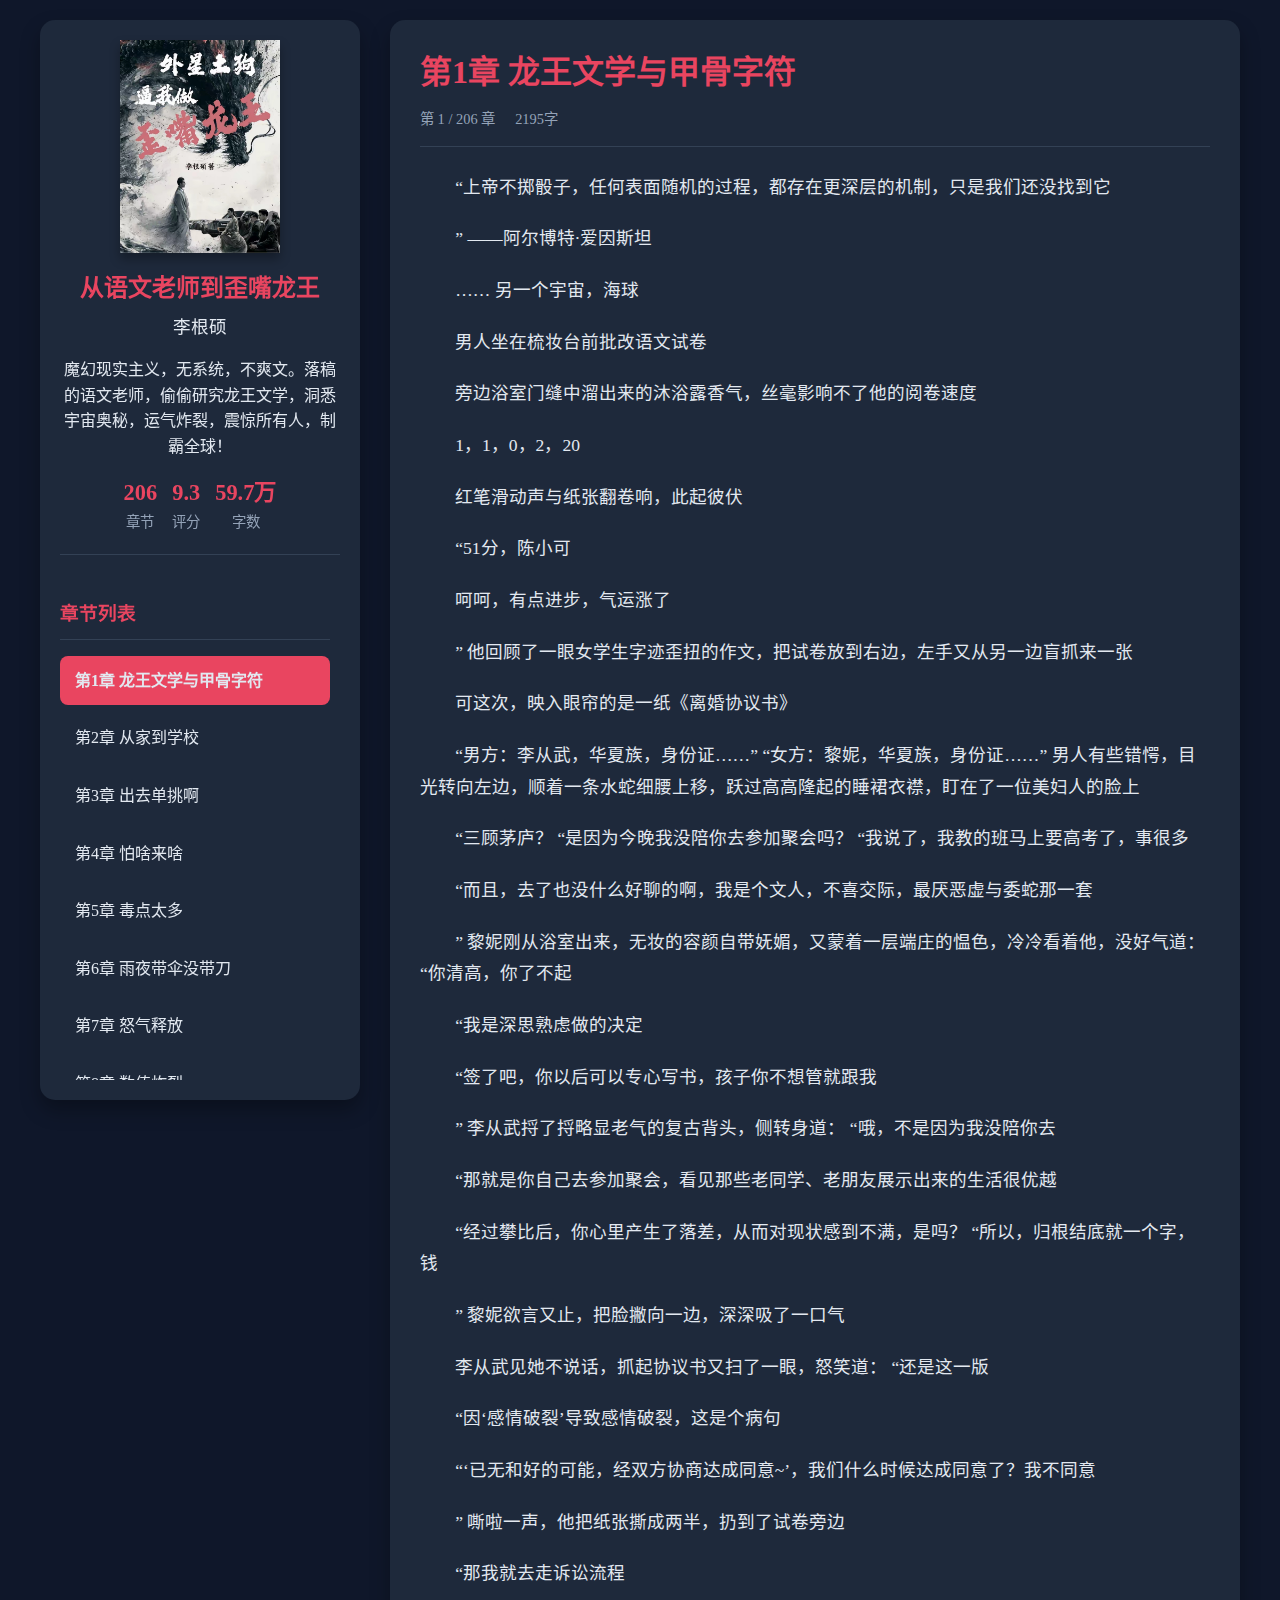
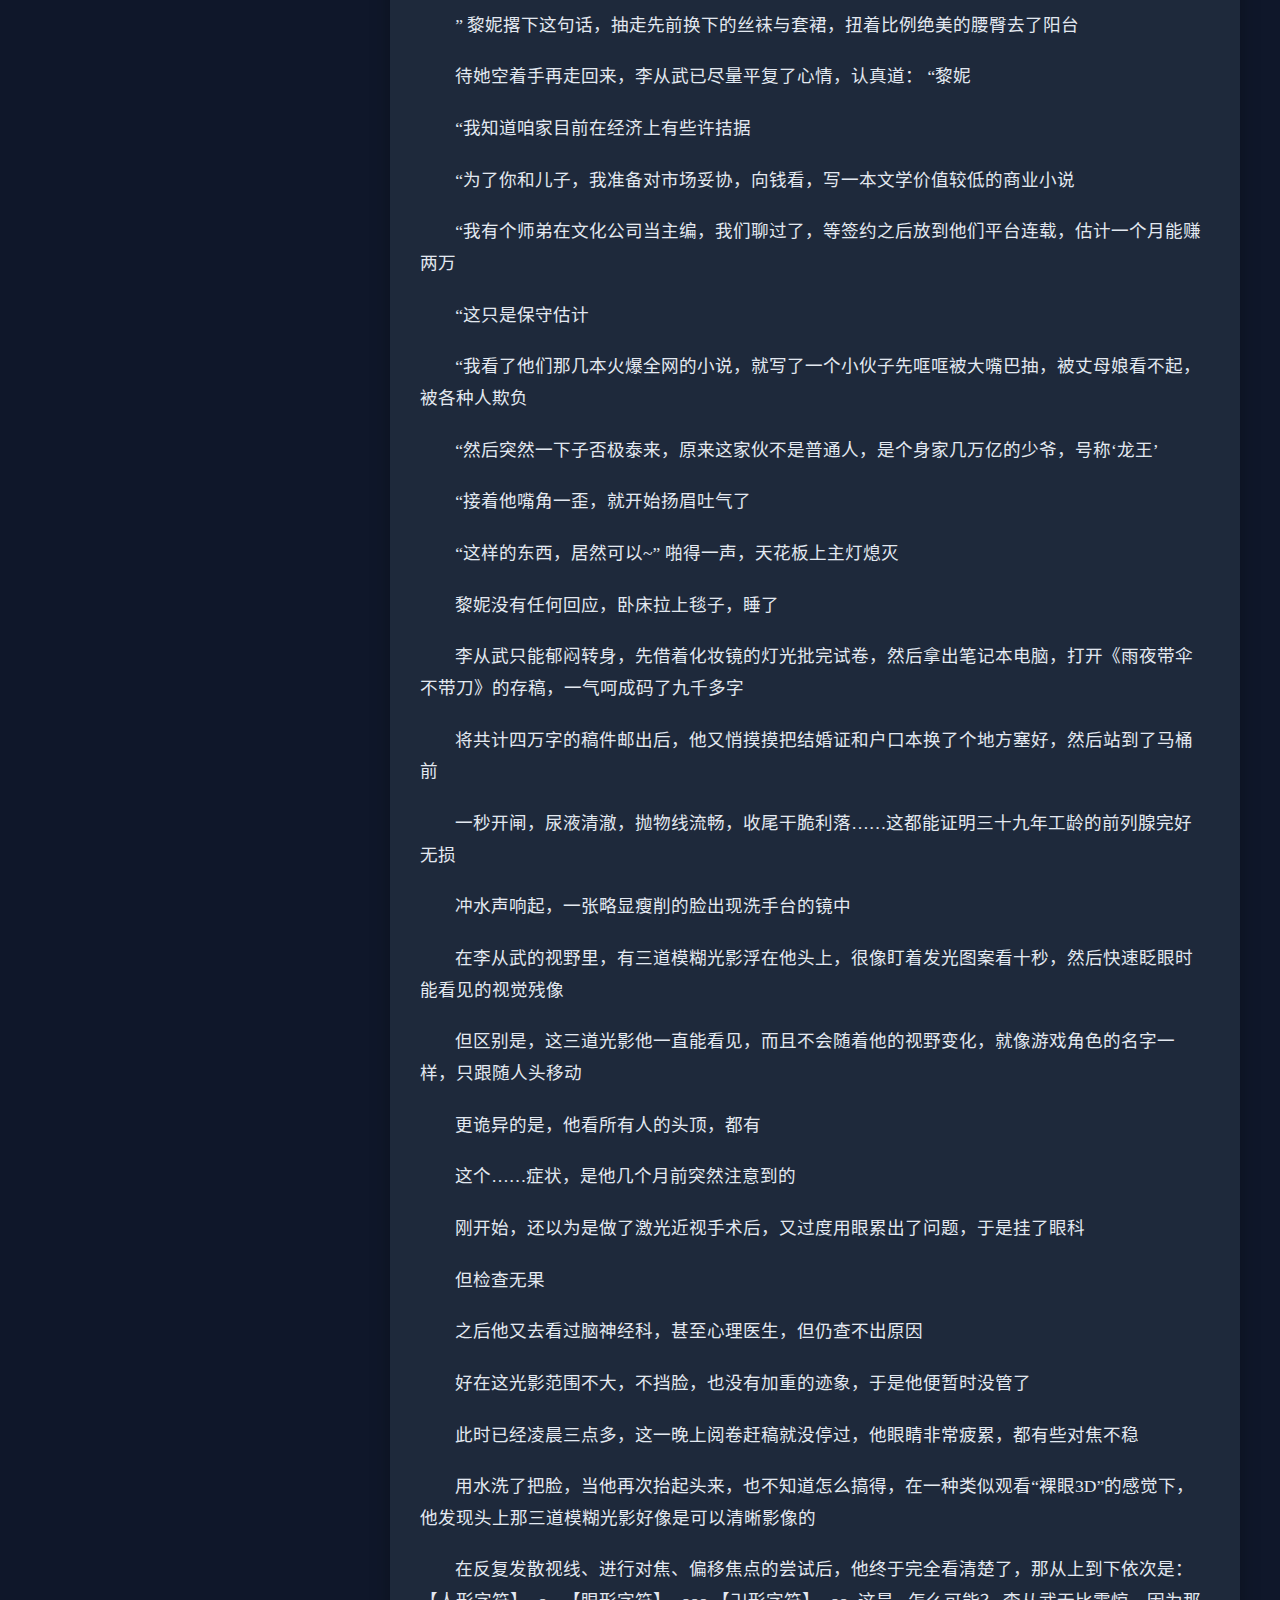
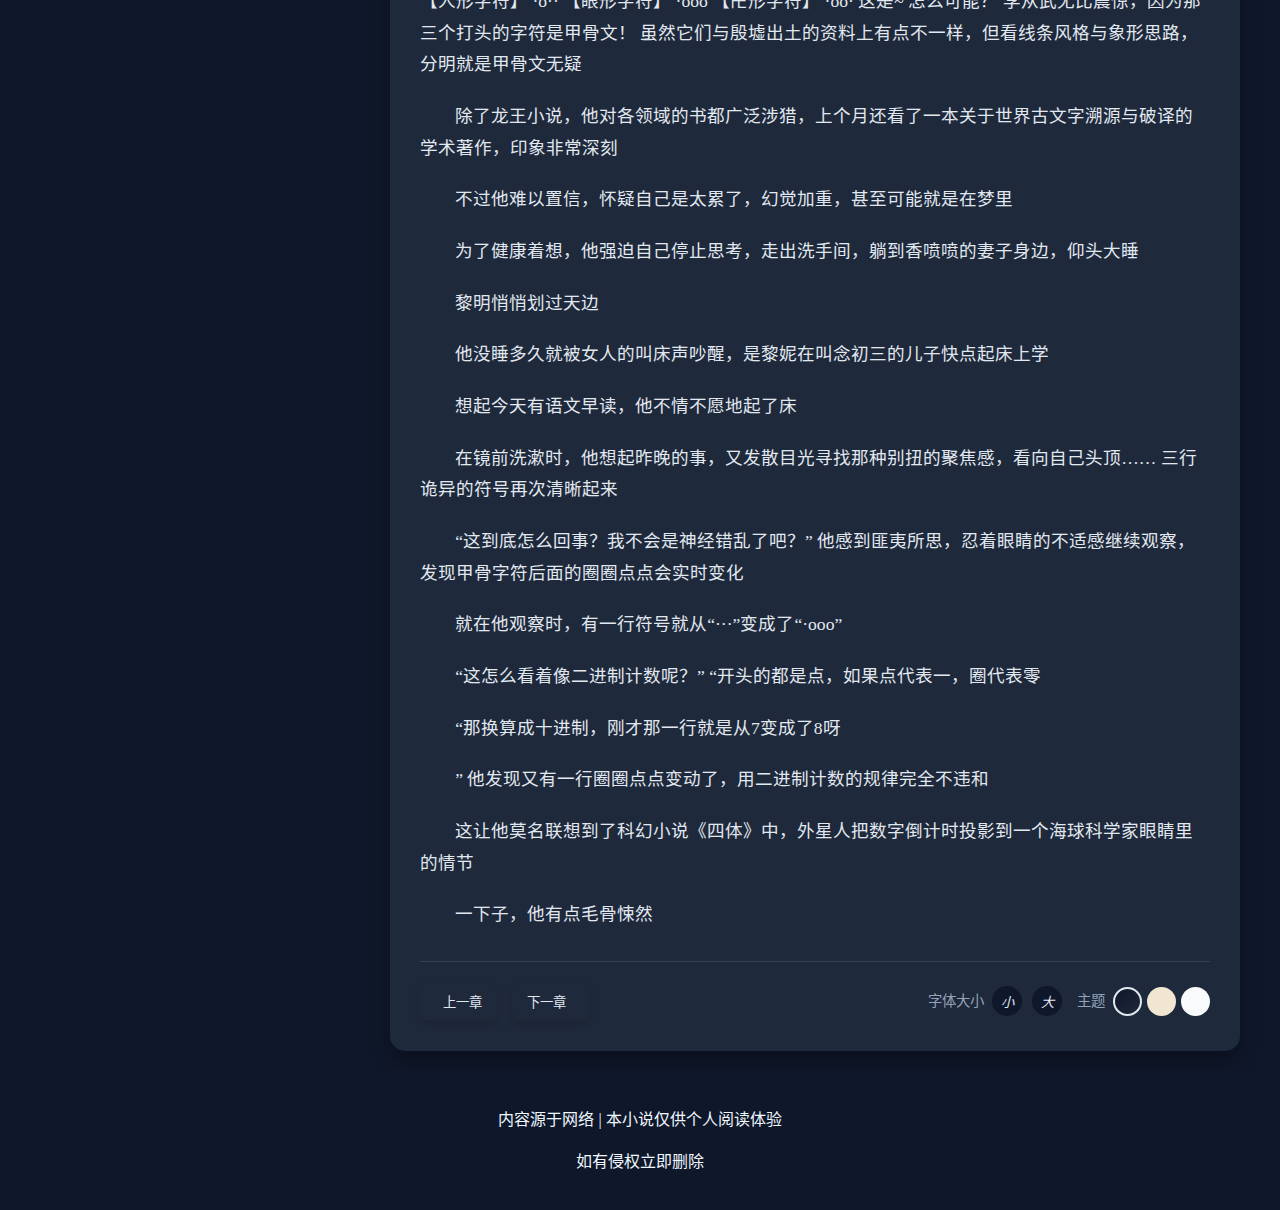
<file: novel.html>
<!DOCTYPE html>
<html lang="zh-CN">
  <head>
    <meta charset="UTF-8">
    <meta name="viewport" content="width=device-width, initial-scale=1.0">
    <title>JSON小说阅读器 - 从语文老师到歪嘴龙王</title>
    <style>
      html,
      body {
        margin: 0;
        padding: 0;
        box-sizing: border-box;
      }

      :root {
        --primary-color: #e94560;
        --dark-bg: #0f172a;
        --card-bg: #1e293b;
        --text-color: #e2e8f0;
        --border-color: #334155;
        --highlight-color: #4ade80;
      }

      body {
        background-color: var(--dark-bg);
        color: var(--text-color);
        line-height: 1.6;
        display: flex;
        flex-direction: column;
        min-height: 100vh;
      }

      .btn {
        background: var(--card-bg);
        color: var(--text-color);
        border: none;
        padding: 10px 15px;
        border-radius: 8px;
        cursor: pointer;
        display: flex;
        align-items: center;
        gap: 8px;
        transition: all 0.3s ease;
        box-shadow: 0 4px 6px rgba(0, 0, 0, 0.1);
      }

      .btn:hover {
        background: var(--primary-color);
        transform: translateY(-2px);
      }

      .main-content {
        display: flex;
        gap: 30px;
        margin-bottom: 40px;
        max-width: 1200px;
        margin: 0 auto;
        padding: 20px;
      }

      .sidebar {
        flex: 0 0 280px;
        background: var(--card-bg);
        border-radius: 15px;
        padding: 20px;
        box-shadow: 0 10px 20px rgba(0, 0, 0, 0.3);
        height: fit-content;
        position: sticky;
        top: -250px;
      }

      .book-info {
        text-align: center;
        margin-bottom: 25px;
        padding-bottom: 20px;
        border-bottom: 1px solid var(--border-color);
      }

      .cover {
        width: 160px;
        aspect-ratio: 3 / 4;
        background-image: url(./c.jpg);
        background-size: 160px;
        margin: 0 auto 15px;
        box-shadow: 0 6px 10px rgba(0, 0, 0, 0.3);
      }

      .title {
        font-size: 1.5rem;
        margin-bottom: 5px;
        color: var(--primary-color);
      }

      .author {
        font-size: 1.1rem;
        color: var(--text-color);
        margin-bottom: 15px;
      }

      .book-stats {
        display: flex;
        justify-content: center;
        gap: 15px;
        margin-top: 15px;
      }

      .stat-item {
        text-align: center;
      }

      .stat-value {
        font-size: 1.4rem;
        font-weight: bold;
        color: var(--primary-color);
      }

      .stat-label {
        font-size: 0.9rem;
        color: #94a3b8;
      }

      .chapters-container {
        max-height: 500px;
        overflow-y: auto;
        padding-right: 10px;
      }

      .chapters-container h3 {
        margin-bottom: 15px;
        padding-bottom: 10px;
        border-bottom: 1px solid var(--border-color);
        color: var(--primary-color);
      }

      .chapter-list {
        list-style: none;
        padding: 0;
      }

      .chapter-item {
        padding: 12px 15px;
        border-radius: 8px;
        margin-bottom: 8px;
        cursor: pointer;
        transition: all 0.3s ease;
      }

      .chapter-item:hover {
        background: var(--primary-color);
      }

      .chapter-item.active {
        background: var(--primary-color);
        font-weight: bold;
      }

      .reader-area {
        flex: 1;
        background: var(--card-bg);
        border-radius: 15px;
        padding: 0 30px 30px;
        box-shadow: 0 10px 20px rgba(0, 0, 0, 0.3);
      }

      .chapter-header {
        margin-bottom: 25px;
        padding-bottom: 15px;
        border-bottom: 1px solid var(--border-color);
      }

      .chapter-title {
        font-size: 2rem;
        color: var(--primary-color);
        margin-bottom: 10px;
      }

      .chapter-meta {
        display: flex;
        gap: 20px;
        color: #94a3b8;
        font-size: 0.9rem;
      }

      .chapter-content {
        font-size: 1.1rem;
        line-height: 1.8;
      }

      .chapter-content p {
        margin-bottom: 20px;
        text-indent: 2em;
      }

      .reader-controls {
        display: flex;
        justify-content: space-between;
        margin-top: 30px;
        padding-top: 20px;
        border-top: 1px solid var(--border-color);
      }

      .nav-buttons {
        display: flex;
        gap: 15px;
      }

      .settings {
        display: flex;
        gap: 15px;
        align-items: center;
      }

      .setting-item {
        display: flex;
        align-items: center;
        gap: 8px;
      }

      .setting-label {
        font-size: 0.9rem;
        color: #94a3b8;
      }

      .font-controls {
        display: flex;
        align-items: center;
        gap: 10px;
      }

      .font-btn {
        width: 30px;
        height: 30px;
        border-radius: 50%;
        background: var(--dark-bg);
        color: var(--text-color);
        border: none;
        display: flex;
        align-items: center;
        justify-content: center;
        cursor: pointer;
      }

      .font-btn:hover {
        background: var(--primary-color);
      }

      .theme-selector {
        display: flex;
        gap: 5px;
      }

      .theme-option {
        width: 25px;
        height: 25px;
        border-radius: 50%;
        cursor: pointer;
        border: 2px solid transparent;
      }

      .theme-option.active {
        border-color: var(--text-color);
      }

      .theme-dark {
        background: linear-gradient(135deg, #0f172a, #1e293b);
      }

      .theme-sepia {
        background: #f0e6d2;
      }

      .theme-light {
        background: #f8fafc;
      }

      footer {
        background: #0f172a;
        padding: 20px 0;
        text-align: center;
        margin-top: auto;
        color: aliceblue;
      }

      .footer-content {
        max-width: 1200px;
        margin: 0 auto;
        padding: 0 20px;
      }

      ::-webkit-scrollbar {
        width: 0;
      }
      
      .mobile-header {
        display: none;
      }
      
      @media (max-width: 900px) {
        .main-content {
          flex-direction: column;
          width: 100%;
          padding: 0;
        }
        .reader-area{
          padding: 0 1em 1em;
          border-radius: 0;
        }
        .chapter-title{
          margin: 0 10px;
        }
        .overlay {
          display: none;
          position: fixed;
          width: 100%;
          height: 100%;
          background: rgba(0, 0, 0, 0.3);
          z-index: 98;
        }
        .sidebar {
          position: fixed;
          top: 0;
          left: -100%;
          width: 85%;
          max-width: 320px;
          height: 100vh;
          z-index: 99;
          border-radius: 0;
          overflow-y: auto;
          transition: left 0.3s ease;
        }
        
        .reader-controls {
          flex-direction: column;
          gap: 20px;
        }

        .settings {
          justify-content: center;
        }
        
        .mobile-header {
          display: flex;
          background: var(--card-bg);
          padding: 0.5em;
          position: sticky;
          top: 0;
          justify-content: space-between;
          box-shadow: 0 1px 5px rgba(0, 0, 0, 0.2);
        }

        .mobile-title {
          font-size: 1.3em;
          color: var(--primary-color);
          font-weight: bold;
        }

        #mobile-menu-btn {
          background: transparent;
          color: var(--text-color);
          font-size: 1.3em;
          padding: 0 0.5em;
          cursor: pointer;
        }

        #mobile-menu-btn:hover {
          background: rgba(255, 255, 255, 0.1);
        }
      }
    </style>
  </head>
  <body>
    <div class="mobile-header"> <div class="mobile-title">从语文老师到歪嘴龙王</div> <div id="mobile-menu-btn">☰</div> </div>
    <div class="overlay"></div>
    <div class="main-content">
      <div class="sidebar">
        <div class="book-info">
          <div class="cover"></div>
          <h1 class="title">从语文老师到歪嘴龙王</h1>
          <div class="author">李根硕</div>
          <p class="book-intro">魔幻现实主义，无系统，不爽文。落稿的语文老师，偷偷研究龙王文学，洞悉宇宙奥秘，运气炸裂，震惊所有人，制霸全球！</p>

          <div class="book-stats">
            <div class="stat-item">
              <div class="stat-value">206</div>
              <div class="stat-label">章节</div>
            </div>
            <div class="stat-item">
              <div class="stat-value">9.3</div>
              <div class="stat-label">评分</div>
            </div>
            <div class="stat-item">
              <div class="stat-value">59.7万</div>
              <div class="stat-label">字数</div>
            </div>
          </div>
        </div>

        <div class="chapters-container">
          <h3>章节列表</h3>
          <ul class="chapter-list" id="chapter-list">
            <li class="chapter-item">
              <span>加载章节列表...</span>
            </li>
          </ul>
        </div>
      </div>

      <div class="reader-area">
        <div class="chapter-header">
          <h2 class="chapter-title" id="chapter-title">加载中...</h2>
          <div class="chapter-meta">
            <span id="chapter-position">第 0/0 章</span>
            <span id="word-count">0字</span>
          </div>
        </div>

        <div class="chapter-content" id="chapter-content">
          <p>正在加载章节内容...</p>
        </div>

        <div class="reader-controls">
          <div class="nav-buttons">
            <button class="btn" id="prev-chapter">
              <i class="fas fa-arrow-left"></i> 上一章
            </button>
            <button class="btn" id="next-chapter">
              下一章 <i class="fas fa-arrow-right"></i>
            </button>
          </div>

          <div class="settings">
            <div class="setting-item">
              <span class="setting-label">字体大小</span>
              <div class="font-controls">
                <button class="font-btn" id="font-decrease">
                  <i class="fas fa-minus">小</i>
                </button>
                <button class="font-btn" id="font-increase">
                  <i class="fas fa-plus">大</i>
                </button>
              </div>
            </div>

            <div class="setting-item">
              <span class="setting-label">主题</span>
              <div class="theme-selector">
                <div class="theme-option theme-dark active"></div>
                <div class="theme-option theme-sepia"></div>
                <div class="theme-option theme-light"></div>
              </div>
            </div>
          </div>
        </div>
      </div>
    </div>
    <footer>
      <div class="footer-content">
        <p>内容源于网络 | 本小说仅供个人阅读体验</p>
        <p>如有侵权立即删除</p>
      </div>
    </footer>
    <script>
      const chapters = ["龙王文学与甲骨字符", "从家到学校", "出去单挑啊", "怕啥来啥", "毒点太多", "雨夜带伞没带刀", "怒气释放","数值炸裂", "牢狱之灾", "气运爆棚？", "黑白律师", "虎哥与强哥", "外星老铁假说", "恍如隔世","离婚刮彩票很合理吧？", "冲突是第一法则", "阴兵借道", "五杀老师", "人生如戏", "二顾高庐", "三顾高庐","相煎何太急", "霸课", "失落的钥匙", "天生气运必有用", "墨菲定律", "激化矛盾", "事业的起步", "台球赌约","大力出奇迹", "半步崩杆的威力", "千金散尽还复来", "物理学不存在了", "见家长", "三个体重不同的年轻人", "灭顶之灾","这是个意外", "这是个狼人", "这是个误会", "决定做个蒙鼓人", "走马上任", "邪魅狂狷的笑", "安能摧眉折腰事权贵！","二五仔", "开除学籍", "压力山大", "创作瓶颈", "沾染因果的重大影响", "从武夜奔", "给我停下来", "自由落体","踩到毒点", "黎门家宴", "必须离婚", "颠公与颠婆", "龙王已惊眠", "是他是他是他就是他", "我不休假了","使鬼推磨需有钱", "从十个筹码开始", "召唤师降临赌桌", "他是老千！？", "抓千局", "心机之蛙", "已有取死之道","大胆的计划", "嘴角止不住的歪斜", "绝尘而去", "非常龙王", "两种概率算法", "随机解密", "还有备份吗？","竟恐怖如斯", "煮烂的莴笋", "还不去学习", "家长圆桌会议", "倒反天罡", "既然各位有眼无珠", "二顾民政局","又有取死之道", "从小塑造龙王思维", "我想打打游戏", "狂骉？", "蜀黍敲门", "周楚的染色体", "暴雨日","吃只因游戏", "光速锁头？", "直播新赛道", "三赢战略", "螳螂捕蝉，黄雀在后", "心中无家庭，出拳不留情", "二模考卷","这居然也是毒点！", "资金缺口", "你没事吧？", "坐地起价", "龙王标配", "散伙锅", "一副银手镯", "吸引火力","准备药检", "霸王认爹？", "收人之鱼不如收人之渔", "三时之约已到！", "抚养费", "人类文明起源之谜", "偷题行动","厕所遇袭", "游戏学习两手抓", "班长和学习痿员", "分崩离析", "正人君子？", "趋之若鹜", "孟德取死","传统糟粕假说", "身高1米5的尊者", "天命贵人", "神像", "概率学不存在了？", "别来沾边！", "丈母娘看女婿","给我一根烟的时间", "霸王硬上龙", "绝境", "反杀", "两难抉择", "霸王归正，三害无踪", "晴天霹雳","传统糟粕的实战技巧", "出门见棺", "吓破豹胆", "书中自有黄金屋", "这是谁的家长？", "孟德之心，男人皆知","这是高手", "欢快谷中的杀机", "孟德遇袭", "这女友能处？", "数术", "谈判", "六爻断事","舔狗的倒戈一击", "毒计", "坤", "龙王爷", "真东西", "落榜艺术生", "龙王岂是园中物","想杀我，没这么容易", "古灵精怪枪", "一纸通知", "龙王的贴身保镖", "佛，道，科学", "文学要追求极致","你信我吗？", "周子劝学", "最后一日", "六月飞雪", "三月之约已到", "嗖得一下就写完了", "零分","人类的悲欢并不相通", "杀心已定", "拉投资", "龙王驾校", "又一个破泥盆", "嘎嘎开门", "天水讼","火风鼎", "梅开三度", "必须给李老厮炫一个", "为人师表", "叫阿姨", "你来开", "当代恐子！","千里共歪嘴", "第二块石头", "很不健康", "龙王二队", "他在第五层", "这书出不了", "我为什么不行？","给我一个理由放弃", "问个究竟！", "我帮你换个工作", "n+1", "屠龙者，终成龙王？", "从文，必先从武","总有一条适合他", "雷藏地中", "推理鬼才", "无需多言", "唐四海的报复", "神级推理", "过于猖狂！","李尼拔", "我会怕得罪人？", "二十万本", "他在里面干吗？", "新合作", "危机", "快把我取关吧！","我能叫你鸽鸽吗", "你在玩火", "龙卷风"]
      let bookData = new Array(chapters.length).fill(0);
      let theme = 1;
      const themeOptions = document.querySelectorAll('.theme-option');
      function load(i) {
        if (bookData[i]) {
          return;
        }
        let xhr = new XMLHttpRequest();
        xhr.open("GET", `chapters/第${(i+1)}章 ${chapters[i]}.json`, false);
        xhr.send();
        bookData[i] = JSON.parse(xhr.responseText);
      }
      document.body.onbeforeunload = function setProgress() {
        const progress = {
          index: getCurrentChapterIndex(),
          position: window.scrollY,
          theme: theme
        };
        localStorage.setItem('readingProgress', JSON.stringify(progress));
      }

      function getProgress() {
        const savedData = localStorage.getItem('readingProgress');
        if (!savedData) {
          loadChapter(0);
          return;
        };
        let data = JSON.parse(savedData);
        themeOptions[data.theme||theme].click();
        loadChapter(data.index);
        const contentElement = document.getElementById('chapter-content');
        window.scrollTo({
          top: data.position,
          behavior: "smooth"
        });
      }
      document.addEventListener('DOMContentLoaded', function() {
        const chapterList = document.getElementById('chapter-list');
        chapterList.innerHTML = '';
        chapters.forEach((item, index) => {
          const li = document.createElement('li');
          li.className = 'chapter-item';
          if (index === 0) li.classList.add('active');
          li.innerHTML = "第" + (index+1) + "章 " + item;
          li.addEventListener('click', () => {
            loadChapter(index);
          });
          chapterList.appendChild(li);
        });

        document.getElementById('prev-chapter').addEventListener('click', () => {
          const currentIndex = getCurrentChapterIndex();
          if (currentIndex > 0) {
            loadChapter(currentIndex - 1);
          }
        });

        document.getElementById('next-chapter').addEventListener('click', () => {
          const currentIndex = getCurrentChapterIndex();
          if (currentIndex < chapters.length - 1) {
            loadChapter(currentIndex + 1);
          }
        });


        const contentElement = document.getElementById('chapter-content');
        let fontSize = 16;

        document.getElementById('font-increase').addEventListener('click', () => {
          fontSize = Math.min(22, fontSize + 1);
          contentElement.style.fontSize = `${fontSize}px`;
        });

        document.getElementById('font-decrease').addEventListener('click', () => {
          fontSize = Math.max(14, fontSize - 1);
          contentElement.style.fontSize = `${fontSize}px`;
        });


        themeOptions.forEach((option,index) => {
          option.addEventListener('click', () => {
            themeOptions.forEach(o => o.classList.remove('active'));
            option.classList.add('active');
            theme = index;
            if (option.classList.contains('theme-dark')) {
              document.documentElement.style.setProperty('--dark-bg', '#0f172a');document.documentElement.style.setProperty('--card-bg', '#1e293b');document.documentElement.style.setProperty('--text-color', '#e2e8f0');
            } else if (option.classList.contains('theme-sepia')) {
              document.documentElement.style.setProperty('--dark-bg', '#e6d5b8');document.documentElement.style.setProperty('--card-bg', '#f0e6d2');document.documentElement.style.setProperty('--text-color', '#5c4a36');
            } else if (option.classList.contains('theme-light')) {
              document.documentElement.style.setProperty('--dark-bg', '#f1f5f9');document.documentElement.style.setProperty('--card-bg', '#ffffff');document.documentElement.style.setProperty('--text-color', '#334155');
            }
          });
        });
        getProgress();
      });


      async function loadChapter(index) {
        window.scrollTo({
          top: 0,
          behavior: "smooth"
        });
        load(index);
        load(index + 1);
        const chapter = bookData[index];
        document.getElementById('chapter-title').textContent = chapter.title;
        document.getElementById('chapter-position').textContent = `第 ${index + 1} / ${chapters.length} 章`;

        const wordCount = chapter.content.replace(/\s+/g, '').length;
        document.getElementById('word-count').textContent = `${wordCount}字`;
        updateActive(index)

        const contentElement = document.getElementById('chapter-content');

        const paragraphs = chapter.content.split('。').filter(p => p.trim() !== '');
        let contentHTML = '';

        paragraphs.forEach(p => {
          contentHTML += `<p>${p}</p>`;
        });

        contentElement.innerHTML = contentHTML;
      }

      function getCurrentChapterIndex() {
        const activeChapter = document.querySelector('.chapter-item.active');
        if (!activeChapter) return 0;
        const chapterItems = document.querySelectorAll('.chapter-item');
        return Array.from(chapterItems).indexOf(activeChapter);
      }

      function updateActive(index) {
        const chapterItems = document.querySelectorAll('.chapter-item');
        chapterItems.forEach((item, i) => {
          item.classList.toggle('active', i === index);
          if (i == index) {
            item.parentElement.parentElement.scrollTo({
              top: item.offsetTop - item.parentElement.offsetTop,
              behavior: "smooth"
            })
          }
        });
      }
      
      document.getElementById("mobile-menu-btn").onclick = function(){
        document.getElementsByClassName("sidebar")[0].style.left = 0;
        document.getElementsByClassName("overlay")[0].style.display = "block";
        document.getElementsByClassName("overlay")[0].onclick = function(){
          document.getElementsByClassName("sidebar")[0].style.left = "-100%";
          document.getElementsByClassName("overlay")[0].style.display = "none";
        }
      }
    </script>
  </body>
</html>
</file>
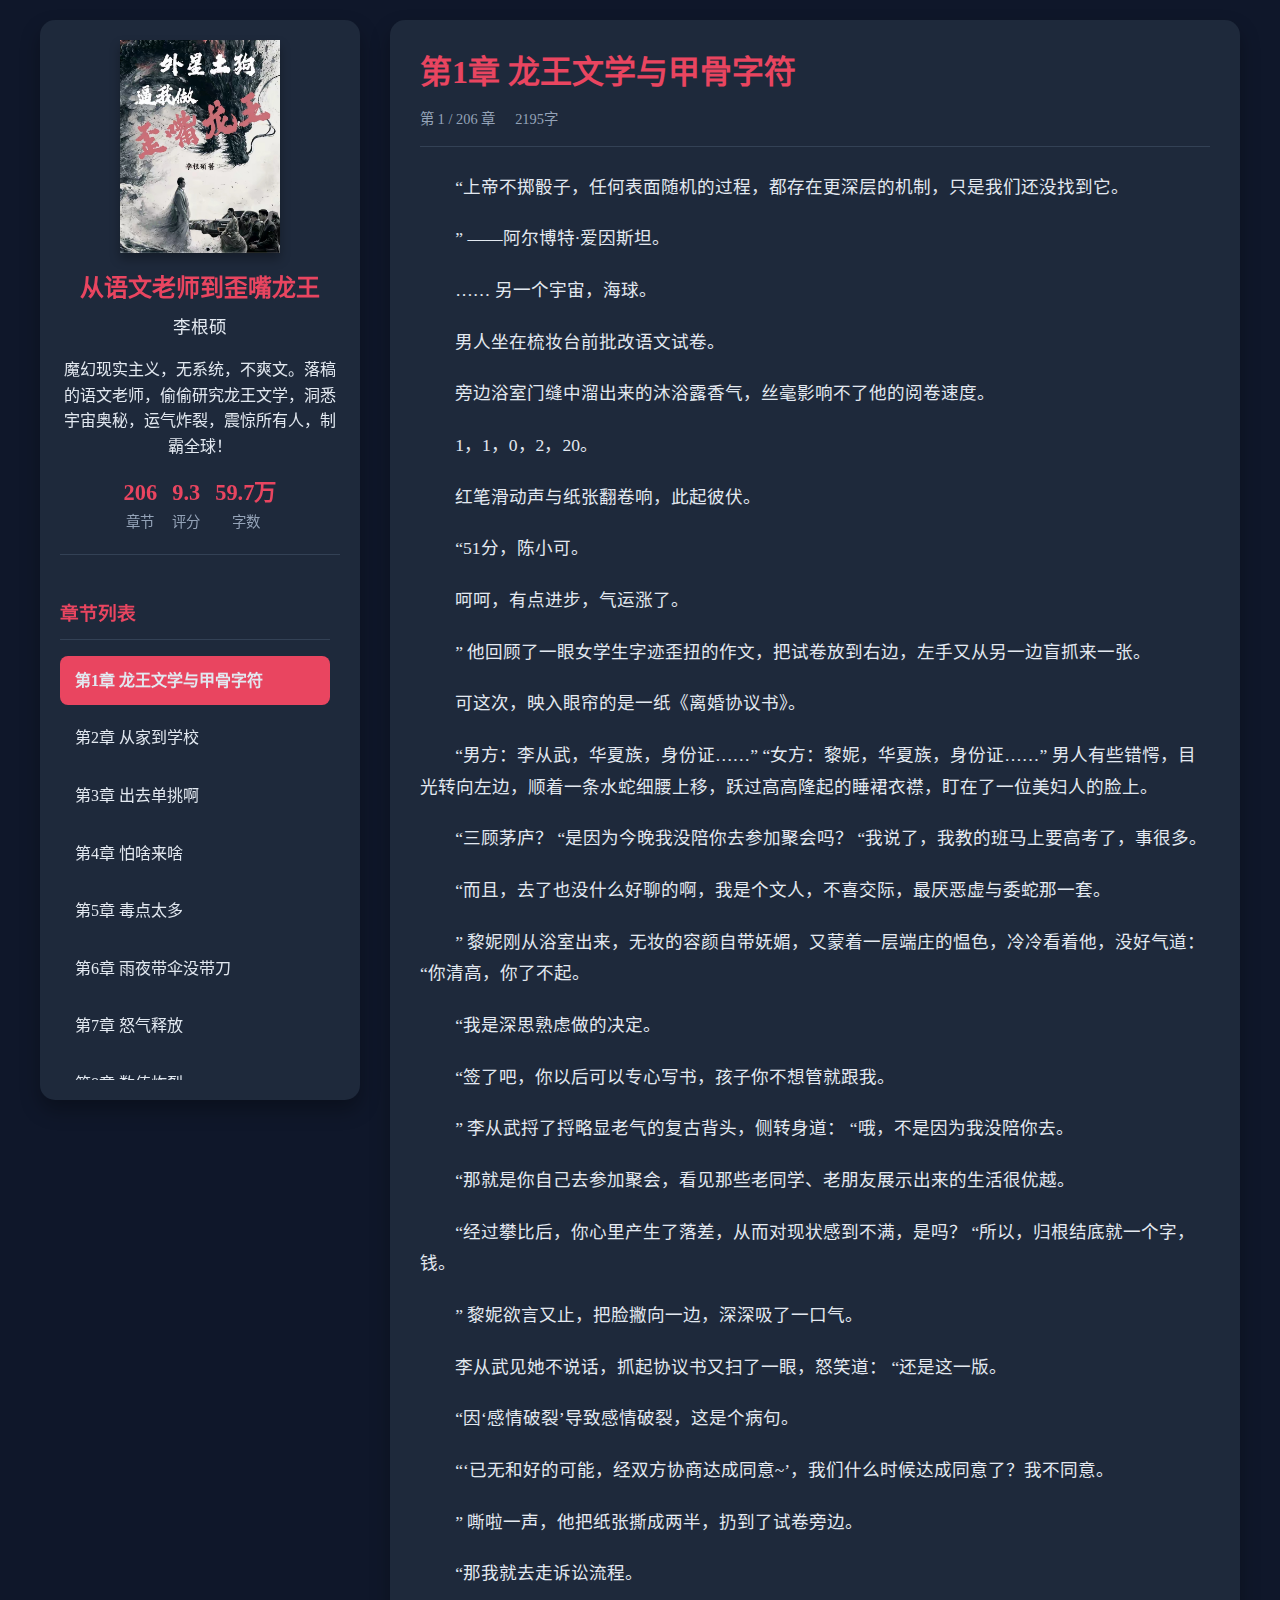
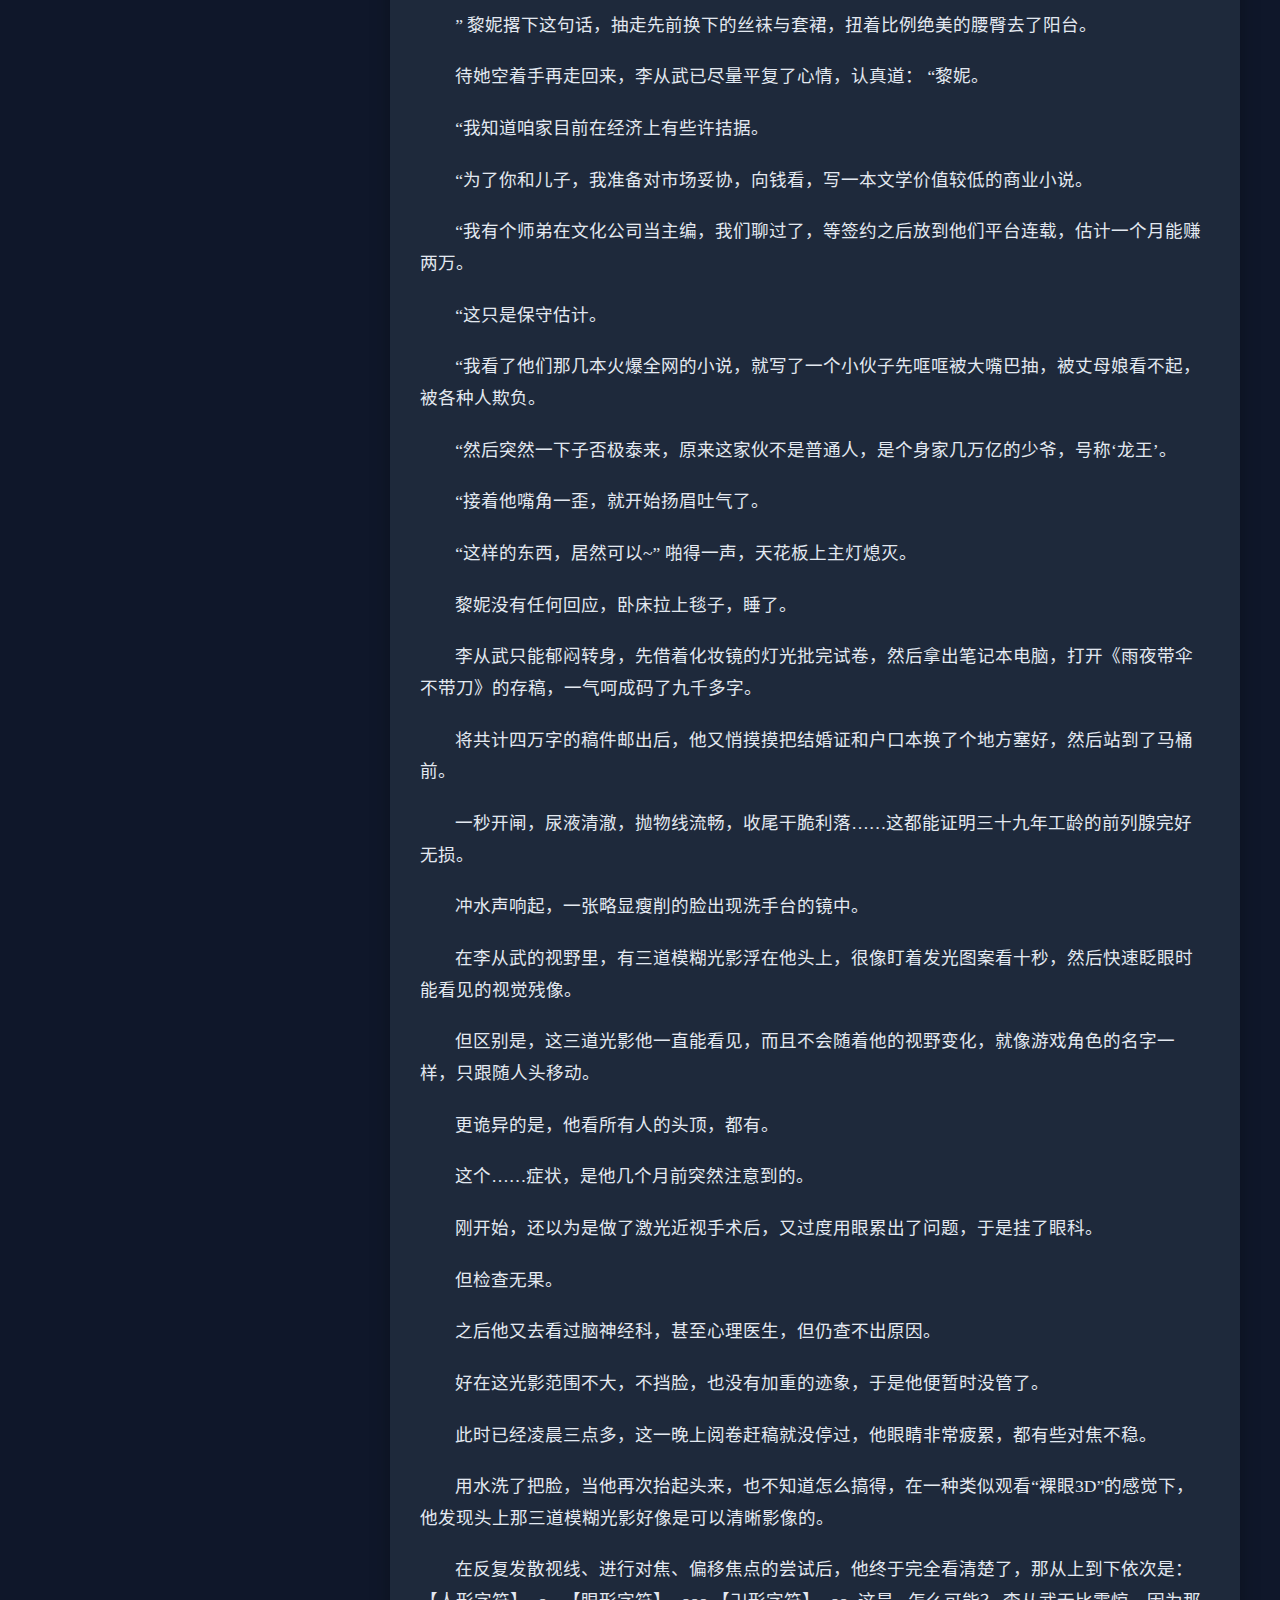
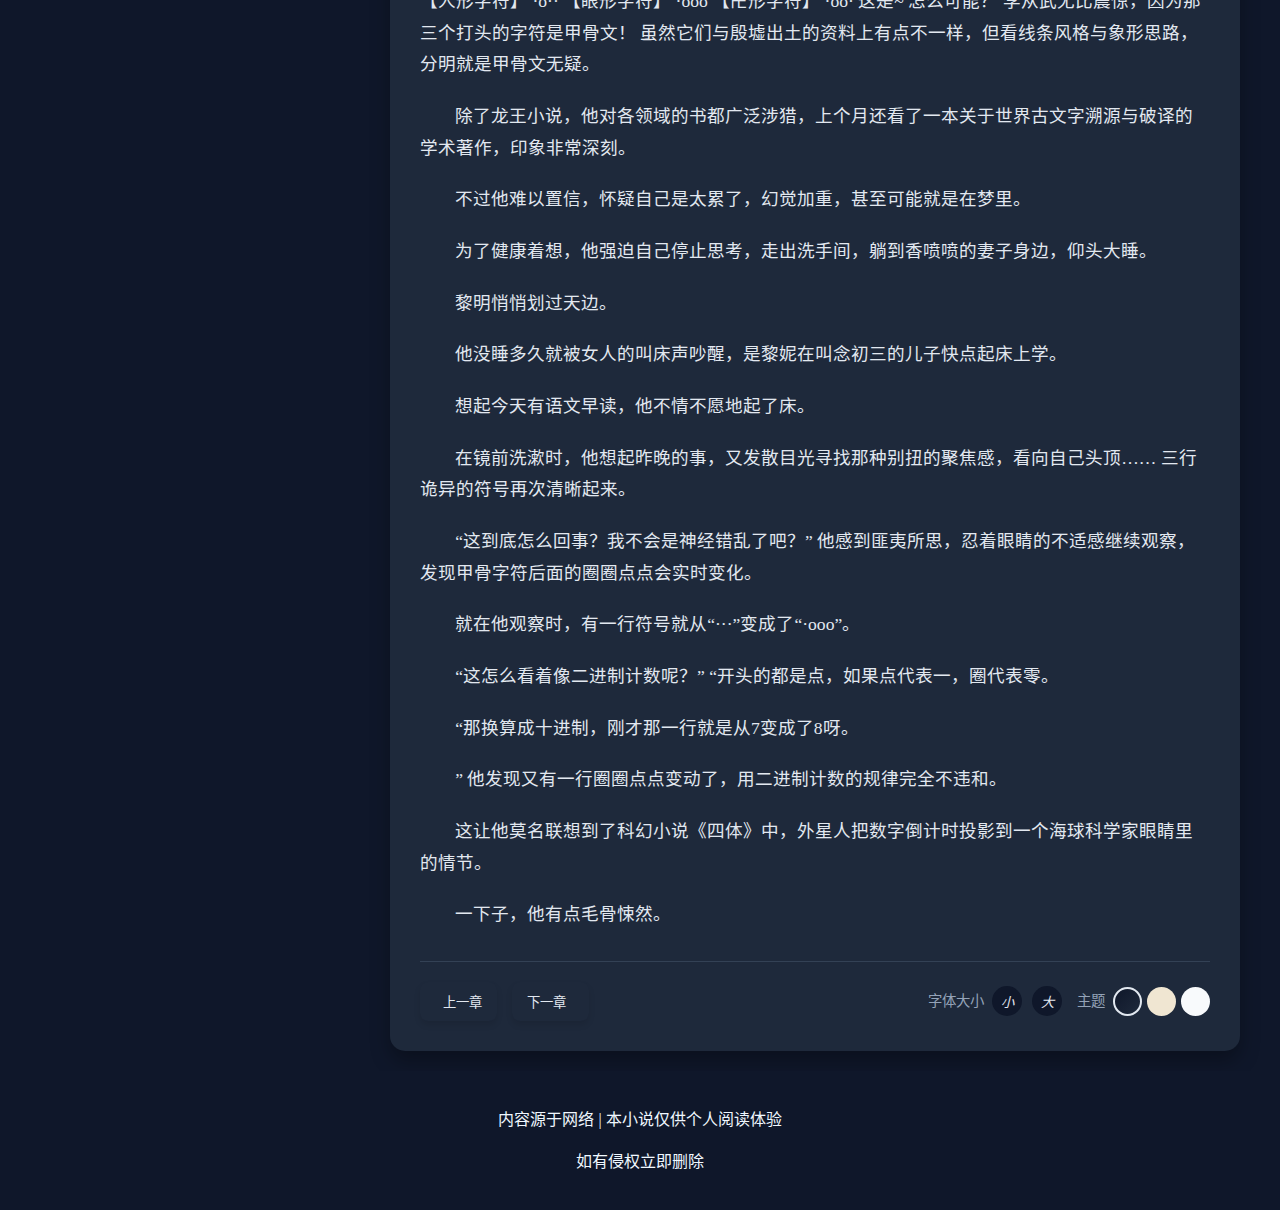
<file: 小说阅读器.html>
<!DOCTYPE html>
<html lang="zh-CN">
  <head>
    <meta charset="UTF-8">
    <meta name="viewport" content="width=device-width, initial-scale=1.0">
    <title>JSON小说阅读器 - 从语文老师到歪嘴龙王</title>
    <style>
      html,
      body {
        margin: 0;
        padding: 0;
        box-sizing: border-box;
      }

      :root {
        --primary-color: #e94560;
        --dark-bg: #0f172a;
        --card-bg: #1e293b;
        --text-color: #e2e8f0;
        --border-color: #334155;
        --highlight-color: #4ade80;
      }

      body {
        background-color: var(--dark-bg);
        color: var(--text-color);
        line-height: 1.6;
        display: flex;
        flex-direction: column;
        min-height: 100vh;
      }

      .btn {
        background: var(--card-bg);
        color: var(--text-color);
        border: none;
        padding: 10px 15px;
        border-radius: 8px;
        cursor: pointer;
        display: flex;
        align-items: center;
        gap: 8px;
        transition: all 0.3s ease;
        box-shadow: 0 4px 6px rgba(0, 0, 0, 0.1);
      }

      .btn:hover {
        background: var(--primary-color);
        transform: translateY(-2px);
      }

      .main-content {
        display: flex;
        gap: 30px;
        margin-bottom: 40px;
        max-width: 1200px;
        margin: 0 auto;
        padding: 20px;
      }

      .sidebar {
        flex: 0 0 280px;
        background: var(--card-bg);
        border-radius: 15px;
        padding: 20px;
        box-shadow: 0 10px 20px rgba(0, 0, 0, 0.3);
        height: fit-content;
        position: sticky;
        top: -250px;
      }

      .book-info {
        text-align: center;
        margin-bottom: 25px;
        padding-bottom: 20px;
        border-bottom: 1px solid var(--border-color);
      }

      .cover {
        width: 160px;
        aspect-ratio: 3 / 4;
        background-image: url(./c.jpg);
        background-size: 160px;
        margin: 0 auto 15px;
        box-shadow: 0 6px 10px rgba(0, 0, 0, 0.3);
      }

      .title {
        font-size: 1.5rem;
        margin-bottom: 5px;
        color: var(--primary-color);
      }

      .author {
        font-size: 1.1rem;
        color: var(--text-color);
        margin-bottom: 15px;
      }

      .book-stats {
        display: flex;
        justify-content: center;
        gap: 15px;
        margin-top: 15px;
      }

      .stat-item {
        text-align: center;
      }

      .stat-value {
        font-size: 1.4rem;
        font-weight: bold;
        color: var(--primary-color);
      }

      .stat-label {
        font-size: 0.9rem;
        color: #94a3b8;
      }

      .chapters-container {
        max-height: 500px;
        overflow-y: auto;
        padding-right: 10px;
      }

      .chapters-container h3 {
        margin-bottom: 15px;
        padding-bottom: 10px;
        border-bottom: 1px solid var(--border-color);
        color: var(--primary-color);
      }

      .chapter-list {
        list-style: none;
        padding: 0;
      }

      .chapter-item {
        padding: 12px 15px;
        border-radius: 8px;
        margin-bottom: 8px;
        cursor: pointer;
        transition: all 0.3s ease;
      }

      .chapter-item:hover {
        background: var(--primary-color);
      }

      .chapter-item.active {
        background: var(--primary-color);
        font-weight: bold;
      }

      .reader-area {
        flex: 1;
        background: var(--card-bg);
        border-radius: 15px;
        padding: 0 30px 30px;
        box-shadow: 0 10px 20px rgba(0, 0, 0, 0.3);
      }

      .chapter-header {
        margin-bottom: 25px;
        padding-bottom: 15px;
        border-bottom: 1px solid var(--border-color);
      }

      .chapter-title {
        font-size: 2rem;
        color: var(--primary-color);
        margin-bottom: 10px;
      }

      .chapter-meta {
        display: flex;
        gap: 20px;
        color: #94a3b8;
        font-size: 0.9rem;
      }

      .chapter-content {
        font-size: 1.1rem;
        line-height: 1.8;
      }

      .chapter-content p {
        margin-bottom: 20px;
        text-indent: 2em;
      }

      .reader-controls {
        display: flex;
        justify-content: space-between;
        margin-top: 30px;
        padding-top: 20px;
        border-top: 1px solid var(--border-color);
      }

      .nav-buttons {
        display: flex;
        gap: 15px;
      }

      .settings {
        display: flex;
        gap: 15px;
        align-items: center;
      }

      .setting-item {
        display: flex;
        align-items: center;
        gap: 8px;
      }

      .setting-label {
        font-size: 0.9rem;
        color: #94a3b8;
      }

      .font-controls {
        display: flex;
        align-items: center;
        gap: 10px;
      }

      .font-btn {
        width: 30px;
        height: 30px;
        border-radius: 50%;
        background: var(--dark-bg);
        color: var(--text-color);
        border: none;
        display: flex;
        align-items: center;
        justify-content: center;
        cursor: pointer;
      }

      .font-btn:hover {
        background: var(--primary-color);
      }

      .theme-selector {
        display: flex;
        gap: 5px;
      }

      .theme-option {
        width: 25px;
        height: 25px;
        border-radius: 50%;
        cursor: pointer;
        border: 2px solid transparent;
      }

      .theme-option.active {
        border-color: var(--text-color);
      }

      .theme-dark {
        background: linear-gradient(135deg, #0f172a, #1e293b);
      }

      .theme-sepia {
        background: #f0e6d2;
      }

      .theme-light {
        background: #f8fafc;
      }

      footer {
        background: #0f172a;
        padding: 20px 0;
        text-align: center;
        margin-top: auto;
        color: aliceblue;
      }

      .footer-content {
        max-width: 1200px;
        margin: 0 auto;
        padding: 0 20px;
      }

      ::-webkit-scrollbar {
        width: 0;
      }
      
      .mobile-header {
        display: none;
      }
      
      @media (max-width: 900px) {
        .main-content {
          flex-direction: column;
          width: 100%;
          padding: 0;
        }
        .reader-area{
          padding: 0 1em 1em;
          border-radius: 0;
        }
        .chapter-title{
          margin: 0 10px;
        }
        .overlay {
          display: none;
          position: fixed;
          width: 100%;
          height: 100%;
          background: rgba(0, 0, 0, 0.3);
          z-index: 98;
        }
        .sidebar {
          position: fixed;
          top: 0;
          left: -100%;
          width: 85%;
          max-width: 320px;
          height: 100vh;
          z-index: 99;
          border-radius: 0;
          overflow-y: auto;
          transition: left 0.3s ease;
        }
        
        .reader-controls {
          flex-direction: column;
          gap: 20px;
        }

        .settings {
          justify-content: center;
        }
        
        .mobile-header {
          display: flex;
          background: var(--card-bg);
          padding: 0.5em;
          position: sticky;
          top: 0;
          justify-content: space-between;
          box-shadow: 0 1px 5px rgba(0, 0, 0, 0.2);
        }

        .mobile-title {
          font-size: 1.3em;
          color: var(--primary-color);
          font-weight: bold;
        }

        #mobile-menu-btn {
          background: transparent;
          color: var(--text-color);
          font-size: 1.3em;
          padding: 0 0.5em;
          cursor: pointer;
        }

        #mobile-menu-btn:hover {
          background: rgba(255, 255, 255, 0.1);
        }
      }
    </style>
  </head>
  <body>
    <div class="mobile-header"> <div class="mobile-title">从语文老师到歪嘴龙王</div> <div id="mobile-menu-btn">☰</div> </div>
    <div class="overlay"></div>
    <div class="main-content">
      <div class="sidebar">
        <div class="book-info">
          <div class="cover"></div>
          <h1 class="title">从语文老师到歪嘴龙王</h1>
          <div class="author">李根硕</div>
          <p class="book-intro">魔幻现实主义，无系统，不爽文。落稿的语文老师，偷偷研究龙王文学，洞悉宇宙奥秘，运气炸裂，震惊所有人，制霸全球！</p>

          <div class="book-stats">
            <div class="stat-item">
              <div class="stat-value">206</div>
              <div class="stat-label">章节</div>
            </div>
            <div class="stat-item">
              <div class="stat-value">9.3</div>
              <div class="stat-label">评分</div>
            </div>
            <div class="stat-item">
              <div class="stat-value">59.7万</div>
              <div class="stat-label">字数</div>
            </div>
          </div>
        </div>

        <div class="chapters-container">
          <h3>章节列表</h3>
          <ul class="chapter-list" id="chapter-list">
            <li class="chapter-item">
              <span>加载章节列表...</span>
            </li>
          </ul>
        </div>
      </div>

      <div class="reader-area">
        <div class="chapter-header">
          <h2 class="chapter-title" id="chapter-title">加载中...</h2>
          <div class="chapter-meta">
            <span id="chapter-position">第 0/0 章</span>
            <span id="word-count">0字</span>
          </div>
        </div>

        <div class="chapter-content" id="chapter-content">
          <p>正在加载章节内容...</p>
        </div>

        <div class="reader-controls">
          <div class="nav-buttons">
            <button class="btn" id="prev-chapter">
              <i class="fas fa-arrow-left"></i> 上一章
            </button>
            <button class="btn" id="next-chapter">
              下一章 <i class="fas fa-arrow-right"></i>
            </button>
          </div>

          <div class="settings">
            <div class="setting-item">
              <span class="setting-label">字体大小</span>
              <div class="font-controls">
                <button class="font-btn" id="font-decrease">
                  <i class="fas fa-minus">小</i>
                </button>
                <button class="font-btn" id="font-increase">
                  <i class="fas fa-plus">大</i>
                </button>
              </div>
            </div>

            <div class="setting-item">
              <span class="setting-label">主题</span>
              <div class="theme-selector">
                <div class="theme-option theme-dark active"></div>
                <div class="theme-option theme-sepia"></div>
                <div class="theme-option theme-light"></div>
              </div>
            </div>
          </div>
        </div>
      </div>
    </div>
    <footer>
      <div class="footer-content">
        <p>内容源于网络 | 本小说仅供个人阅读体验</p>
        <p>如有侵权立即删除</p>
      </div>
    </footer>
    <script>
      const chapters = ["龙王文学与甲骨字符", "从家到学校", "出去单挑啊", "怕啥来啥", "毒点太多", "雨夜带伞没带刀", "怒气释放","数值炸裂", "牢狱之灾", "气运爆棚？", "黑白律师", "虎哥与强哥", "外星老铁假说", "恍如隔世","离婚刮彩票很合理吧？", "冲突是第一法则", "阴兵借道", "五杀老师", "人生如戏", "二顾高庐", "三顾高庐","相煎何太急", "霸课", "失落的钥匙", "天生气运必有用", "墨菲定律", "激化矛盾", "事业的起步", "台球赌约","大力出奇迹", "半步崩杆的威力", "千金散尽还复来", "物理学不存在了", "见家长", "三个体重不同的年轻人", "灭顶之灾","这是个意外", "这是个狼人", "这是个误会", "决定做个蒙鼓人", "走马上任", "邪魅狂狷的笑", "安能摧眉折腰事权贵！","二五仔", "开除学籍", "压力山大", "创作瓶颈", "沾染因果的重大影响", "从武夜奔", "给我停下来", "自由落体","踩到毒点", "黎门家宴", "必须离婚", "颠公与颠婆", "龙王已惊眠", "是他是他是他就是他", "我不休假了","使鬼推磨需有钱", "从十个筹码开始", "召唤师降临赌桌", "他是老千！？", "抓千局", "心机之蛙", "已有取死之道","大胆的计划", "嘴角止不住的歪斜", "绝尘而去", "非常龙王", "两种概率算法", "随机解密", "还有备份吗？","竟恐怖如斯", "煮烂的莴笋", "还不去学习", "家长圆桌会议", "倒反天罡", "既然各位有眼无珠", "二顾民政局","又有取死之道", "从小塑造龙王思维", "我想打打游戏", "狂骉？", "蜀黍敲门", "周楚的染色体", "暴雨日","吃只因游戏", "光速锁头？", "直播新赛道", "三赢战略", "螳螂捕蝉，黄雀在后", "心中无家庭，出拳不留情", "二模考卷","这居然也是毒点！", "资金缺口", "你没事吧？", "坐地起价", "龙王标配", "散伙锅", "一副银手镯", "吸引火力","准备药检", "霸王认爹？", "收人之鱼不如收人之渔", "三时之约已到！", "抚养费", "人类文明起源之谜", "偷题行动","厕所遇袭", "游戏学习两手抓", "班长和学习痿员", "分崩离析", "正人君子？", "趋之若鹜", "孟德取死","传统糟粕假说", "身高1米5的尊者", "天命贵人", "神像", "概率学不存在了？", "别来沾边！", "丈母娘看女婿","给我一根烟的时间", "霸王硬上龙", "绝境", "反杀", "两难抉择", "霸王归正，三害无踪", "晴天霹雳","传统糟粕的实战技巧", "出门见棺", "吓破豹胆", "书中自有黄金屋", "这是谁的家长？", "孟德之心，男人皆知","这是高手", "欢快谷中的杀机", "孟德遇袭", "这女友能处？", "数术", "谈判", "六爻断事","舔狗的倒戈一击", "毒计", "坤", "龙王爷", "真东西", "落榜艺术生", "龙王岂是园中物","想杀我，没这么容易", "古灵精怪枪", "一纸通知", "龙王的贴身保镖", "佛，道，科学", "文学要追求极致","你信我吗？", "周子劝学", "最后一日", "六月飞雪", "三月之约已到", "嗖得一下就写完了", "零分","人类的悲欢并不相通", "杀心已定", "拉投资", "龙王驾校", "又一个破泥盆", "嘎嘎开门", "天水讼","火风鼎", "梅开三度", "必须给李老厮炫一个", "为人师表", "叫阿姨", "你来开", "当代恐子！","千里共歪嘴", "第二块石头", "很不健康", "龙王二队", "他在第五层", "这书出不了", "我为什么不行？","给我一个理由放弃", "问个究竟！", "我帮你换个工作", "n+1", "屠龙者，终成龙王？", "从文，必先从武","总有一条适合他", "雷藏地中", "推理鬼才", "无需多言", "唐四海的报复", "神级推理", "过于猖狂！","李尼拔", "我会怕得罪人？", "二十万本", "他在里面干吗？", "新合作", "危机", "快把我取关吧！","我能叫你鸽鸽吗", "你在玩火", "龙卷风"]
      let bookData = new Array(chapters.length).fill(0);
      let theme = 1;
      const themeOptions = document.querySelectorAll('.theme-option');
      function load(i) {
        if (bookData[i]) {
          return;
        }
        let xhr = new XMLHttpRequest();
        xhr.open("GET", `chapters/第${(i+1)}章 ${chapters[i]}.json`, false);
        xhr.send();
        bookData[i] = JSON.parse(xhr.responseText);
      }
      document.body.onbeforeunload = function setProgress() {
        const progress = {
          index: getCurrentChapterIndex(),
          position: window.scrollY,
          theme: theme
        };
        localStorage.setItem('readingProgress', JSON.stringify(progress));
      }

      function getProgress() {
        const savedData = localStorage.getItem('readingProgress');
        if (!savedData) {
          loadChapter(0);
          return;
        };
        let data = JSON.parse(savedData);
        themeOptions[data.theme||theme].click();
        loadChapter(data.index);
        const contentElement = document.getElementById('chapter-content');
        window.scrollTo({
          top: data.position,
          behavior: "smooth"
        });
      }
      document.addEventListener('DOMContentLoaded', function() {
        const chapterList = document.getElementById('chapter-list');
        chapterList.innerHTML = '';
        chapters.forEach((item, index) => {
          const li = document.createElement('li');
          li.className = 'chapter-item';
          if (index === 0) li.classList.add('active');
          li.innerHTML = "第" + (index+1) + "章 " + item;
          li.addEventListener('click', () => {
            loadChapter(index);
          });
          chapterList.appendChild(li);
        });

        document.getElementById('prev-chapter').addEventListener('click', () => {
          const currentIndex = getCurrentChapterIndex();
          if (currentIndex > 0) {
            loadChapter(currentIndex - 1);
          }
        });

        document.getElementById('next-chapter').addEventListener('click', () => {
          const currentIndex = getCurrentChapterIndex();
          if (currentIndex < chapters.length - 1) {
            loadChapter(currentIndex + 1);
          }
        });


        const contentElement = document.getElementById('chapter-content');
        let fontSize = 16;

        document.getElementById('font-increase').addEventListener('click', () => {
          fontSize = Math.min(22, fontSize + 1);
          contentElement.style.fontSize = `${fontSize}px`;
        });

        document.getElementById('font-decrease').addEventListener('click', () => {
          fontSize = Math.max(14, fontSize - 1);
          contentElement.style.fontSize = `${fontSize}px`;
        });


        themeOptions.forEach((option,index) => {
          option.addEventListener('click', () => {
            themeOptions.forEach(o => o.classList.remove('active'));
            option.classList.add('active');
            theme = index;
            if (option.classList.contains('theme-dark')) {
              document.documentElement.style.setProperty('--dark-bg', '#0f172a');document.documentElement.style.setProperty('--card-bg', '#1e293b');document.documentElement.style.setProperty('--text-color', '#e2e8f0');
            } else if (option.classList.contains('theme-sepia')) {
              document.documentElement.style.setProperty('--dark-bg', '#e6d5b8');document.documentElement.style.setProperty('--card-bg', '#f0e6d2');document.documentElement.style.setProperty('--text-color', '#5c4a36');
            } else if (option.classList.contains('theme-light')) {
              document.documentElement.style.setProperty('--dark-bg', '#f1f5f9');document.documentElement.style.setProperty('--card-bg', '#ffffff');document.documentElement.style.setProperty('--text-color', '#334155');
            }
          });
        });
        getProgress();
      });


      async function loadChapter(index) {
        window.scrollTo({
          top: 0,
          behavior: "smooth"
        });
        load(index);
        load(index + 1);
        const chapter = bookData[index];
        document.getElementById('chapter-title').textContent = chapter.title;
        document.getElementById('chapter-position').textContent = `第 ${index + 1} / ${chapters.length} 章`;

        const wordCount = chapter.content.replace(/\s+/g, '').length;
        document.getElementById('word-count').textContent = `${wordCount}字`;
        updateActive(index)

        const contentElement = document.getElementById('chapter-content');

        const paragraphs = chapter.content.split('。').filter(p => p.trim() !== '');
        let contentHTML = '';

        paragraphs.forEach(p => {
          contentHTML += `<p>${p}。</p>`;
        });

        contentElement.innerHTML = contentHTML;
      }

      function getCurrentChapterIndex() {
        const activeChapter = document.querySelector('.chapter-item.active');
        if (!activeChapter) return 0;
        const chapterItems = document.querySelectorAll('.chapter-item');
        return Array.from(chapterItems).indexOf(activeChapter);
      }

      function updateActive(index) {
        const chapterItems = document.querySelectorAll('.chapter-item');
        chapterItems.forEach((item, i) => {
          item.classList.toggle('active', i === index);
          if (i == index) {
            item.parentElement.parentElement.scrollTo({
              top: item.offsetTop - item.parentElement.offsetTop,
              behavior: "smooth"
            })
          }
        });
      }
      
      document.getElementById("mobile-menu-btn").onclick = function(){
        document.getElementsByClassName("sidebar")[0].style.left = 0;
        document.getElementsByClassName("overlay")[0].style.display = "block";
        document.getElementsByClassName("overlay")[0].onclick = function(){
          document.getElementsByClassName("sidebar")[0].style.left = "-100%";
          document.getElementsByClassName("overlay")[0].style.display = "none";
        }
      }
    </script>
  </body>
</html>
</file>
